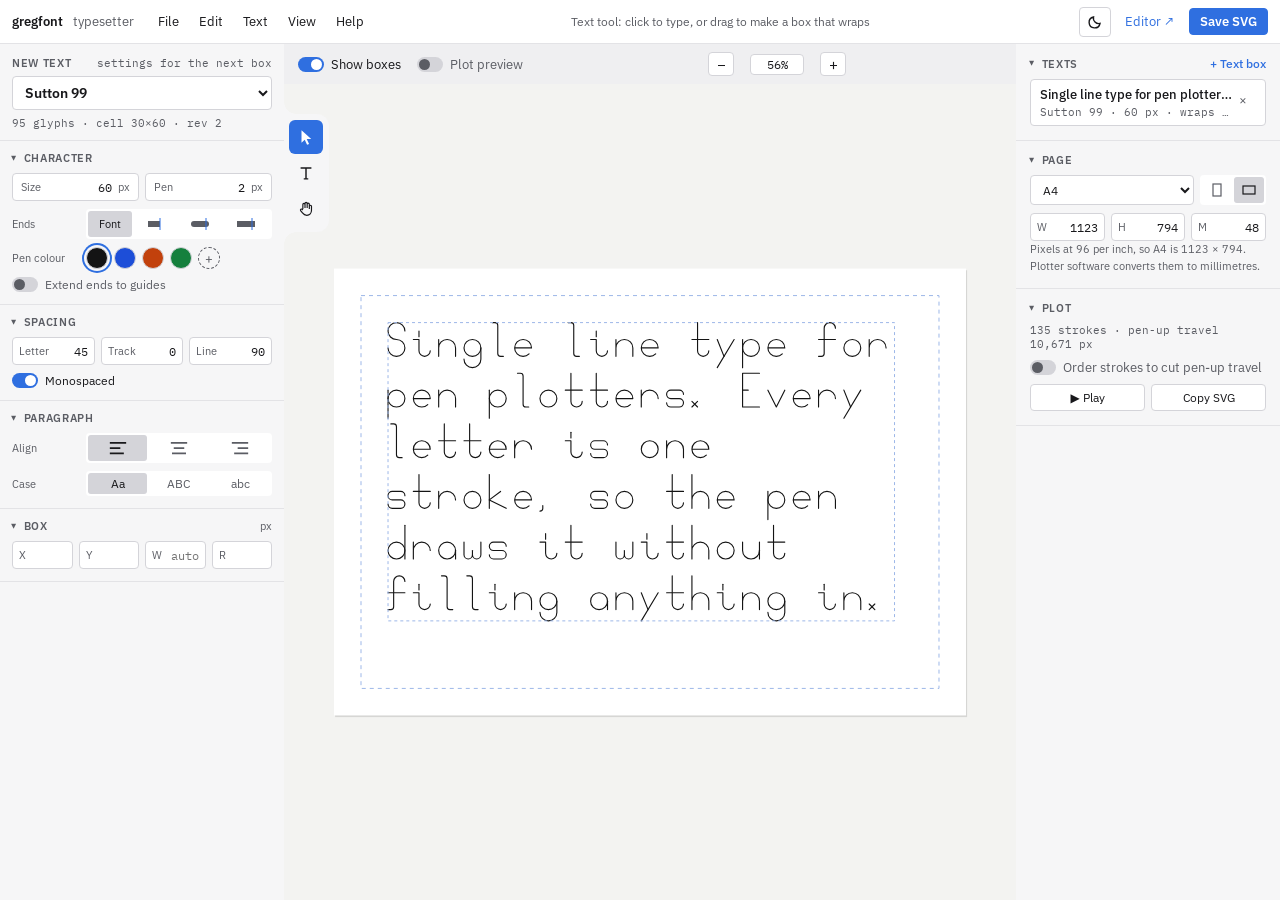
<file: public/index.html>
<!DOCTYPE html>
<html lang="en" data-theme="dark">
	<head>
		<meta charset="utf-8">
		<meta name="viewport" content="width=device-width, initial-scale=1">
		<title>gregfont typesetter</title>
		<meta name="description" content="Set text in single-line (stroke) fonts and save it as SVG for pen plotters, laser and CNC engraving.">
		<link rel="canonical" href="https://www.gregschomburg.com/gregfont/">
		<!-- js/ui.js sets this to the top bar colour of the current theme -->
		<meta name="theme-color" content="#1d1e22">
		<meta property="og:type" content="website">
		<meta property="og:site_name" content="gregfont">
		<meta property="og:title" content="gregfont typesetter">
		<meta property="og:description" content="Set text in single-line (stroke) fonts and save it as SVG for pen plotters, laser and CNC engraving.">
		<meta property="og:url" content="https://www.gregschomburg.com/gregfont/">
		<meta property="og:image" content="https://www.gregschomburg.com/gregfont/preview.png">
		<meta property="og:image:width" content="1200">
		<meta property="og:image:height" content="630">
		<meta name="twitter:card" content="summary_large_image">
		<meta name="twitter:title" content="gregfont typesetter">
		<meta name="twitter:description" content="Set text in single-line (stroke) fonts and save it as SVG for pen plotters, laser and CNC engraving.">
		<meta name="twitter:image" content="https://www.gregschomburg.com/gregfont/preview.png">
		<link rel="manifest" href="manifest.webmanifest">
		<link rel="icon" href="icon.svg" type="image/svg+xml">
		<link rel="icon" href="icon-192.png" type="image/png" sizes="192x192">
		<link rel="apple-touch-icon" href="icon-180.png">
		<link rel="preconnect" href="https://fonts.googleapis.com">
		<link href="https://fonts.googleapis.com/css2?family=IBM+Plex+Sans:wght@400;500;600&family=IBM+Plex+Mono:wght@400;500&display=swap" rel="stylesheet">
		<link rel="stylesheet" type="text/css" href="style/base.css?v=2.19.4">
		<link rel="stylesheet" type="text/css" href="style/typesetter.css?v=2.19.4">
		<script>
			// apply the saved theme, or the system's, before the page paints.
			// Same key and fallback as setTheme in js/ui.js (old keys from before 2.15.0 too).
			(function () {
				var t;
				try { t = localStorage.getItem('gregfont.theme') || localStorage.getItem('gregfont-theme') || localStorage.getItem('gregfont-editor-theme'); } catch (e) { /* private mode */ }
				if (t !== 'light' && t !== 'dark') t = window.matchMedia && matchMedia('(prefers-color-scheme: light)').matches ? 'light' : 'dark';
				document.documentElement.dataset.theme = t;
			})();
		</script>
	</head>
	<body>
		<header id="topbar">
			<span class="brand">gregfont</span>
			<span class="product">typesetter</span>
			<nav id="menubar"></nav>
			<button type="button" id="tip" title="Tip: click for the next one"></button>
			<span id="status"></span>
			<button type="button" id="theme-toggle" class="icon-button" title="Switch light / dark" aria-label="Switch light / dark">
				<svg class="icon-sun" viewBox="0 0 16 16" fill="none" stroke="currentColor" stroke-width="1.4" aria-hidden="true"><circle cx="8" cy="8" r="3"/><path d="M8 1v2M8 13v2M1 8h2M13 8h2M3 3l1.4 1.4M11.6 11.6L13 13M3 13l1.4-1.4M11.6 4.4L13 3"/></svg>
				<svg class="icon-moon" viewBox="0 0 16 16" fill="none" stroke="currentColor" stroke-width="1.4" aria-hidden="true"><path d="M13 9.5A5.5 5.5 0 0 1 6.5 3a5.5 5.5 0 1 0 6.5 6.5z"/></svg>
			</button>
			<a href="editor.html" target="_blank" class="link">Editor ↗</a>
			<button type="button" id="save" class="primary" title="Save as SVG, with the layout inside so it can be opened again (Ctrl+S)">Save SVG</button>
			<input type="file" id="open-file" accept=".svg,image/svg+xml" hidden>
		</header>

		<!-- left: the selected text's type settings -->
		<aside id="type-panel" aria-label="Type">
			<div class="type-head">
				<div class="type-title"><span class="panel-heading" id="type-title">New text</span><span class="meta" id="type-sub"></span></div>
				<label for="font-select" class="visually-hidden">Font</label>
				<select id="font-select"></select>
				<span id="font-meta" class="meta"></span>
			</div>

			<details class="fold" data-remember="character" open>
				<summary>Character</summary>
				<div class="field-pair">
					<label class="field" data-scrub="x" title="Size: the font's cell height in pixels"><span class="field-label">Size</span><input type="number" id="t-size" min="2" step="1"><span class="field-unit">px</span></label>
					<label class="field" data-scrub="x" title="Pen width in pixels"><span class="field-label">Pen</span><input type="number" id="t-pen" min="0.1" step="0.1"><span class="field-unit">px</span></label>
				</div>
				<div class="style-grid">
					<span class="field-label">Ends</span>
					<div class="segmented icons" id="t-cap" role="group" aria-label="Stroke ends">
						<button type="button" data-value="font" title="As the font draws them">Font</button>
						<button type="button" data-value="butt" title="Butt" aria-label="Butt ends"><svg viewBox="0 0 22 12"><line x1="3" y1="6" x2="15" y2="6" stroke="currentColor" stroke-width="6" stroke-linecap="butt"/><line class="mark" x1="15" y1="0" x2="15" y2="12"/></svg></button>
						<button type="button" data-value="round" title="Round" aria-label="Round ends"><svg viewBox="0 0 22 12"><line x1="3" y1="6" x2="15" y2="6" stroke="currentColor" stroke-width="6" stroke-linecap="round"/><line class="mark" x1="15" y1="0" x2="15" y2="12"/></svg></button>
						<button type="button" data-value="square" title="Square" aria-label="Square ends"><svg viewBox="0 0 22 12"><line x1="3" y1="6" x2="15" y2="6" stroke="currentColor" stroke-width="6" stroke-linecap="square"/><line class="mark" x1="15" y1="0" x2="15" y2="12"/></svg></button>
					</div>
					<span class="field-label">Pen colour</span>
					<div class="colour-row" id="t-colours">
						<label class="colour-pick" title="Any colour"><input type="color" id="t-colour" aria-label="Pen colour"></label>
					</div>
				</div>
				<label class="switch-label" title="For heavy strokes: stems that end on the baseline, x-height, cap height or descender reach as far past the line as round letters do. Only changes how this text is drawn and saved, not the font."><input type="checkbox" class="switch" id="t-extend"> Extend ends to guides</label>
			</details>

			<details class="fold" data-remember="spacing" open>
				<summary>Spacing</summary>
				<div class="field-triple">
					<label class="field" data-scrub="x" title="Letter spacing: a space's width, and the advance when monospaced"><span class="field-label">Letter</span><input type="number" id="t-letter" step="0.5"></label>
					<label class="field" data-scrub="x" title="Tracking: extra space after every letter (not monospaced)"><span class="field-label">Track</span><input type="number" id="t-track" step="0.5"></label>
					<label class="field" data-scrub="x" title="Line height"><span class="field-label">Line</span><input type="number" id="t-line" step="0.5" min="0"></label>
				</div>
				<label class="switch-label" title="Every character takes the same space"><input type="checkbox" class="switch" id="t-mono"> Monospaced</label>
			</details>

			<details class="fold" data-remember="paragraph" open>
				<summary>Paragraph</summary>
				<div class="style-grid">
					<span class="field-label">Align</span>
					<div class="segmented icons" id="t-align" role="group" aria-label="Alignment">
						<button type="button" data-value="left" title="Left" aria-label="Align left"><svg viewBox="0 0 16 12"><path d="M1 1.5h14M1 6h9M1 10.5h12" stroke="currentColor" stroke-width="1.5"/></svg></button>
						<button type="button" data-value="center" title="Centre" aria-label="Align centre"><svg viewBox="0 0 16 12"><path d="M1 1.5h14M3.5 6h9M2 10.5h12" stroke="currentColor" stroke-width="1.5"/></svg></button>
						<button type="button" data-value="right" title="Right" aria-label="Align right"><svg viewBox="0 0 16 12"><path d="M1 1.5h14M6 6h9M3 10.5h12" stroke="currentColor" stroke-width="1.5"/></svg></button>
					</div>
					<span class="field-label">Case</span>
					<div class="segmented" id="t-case" role="group" aria-label="Case">
						<button type="button" data-value="none" title="As typed">Aa</button>
						<button type="button" data-value="upper" title="All capitals">ABC</button>
						<button type="button" data-value="lower" title="All lower case">abc</button>
					</div>
				</div>
			</details>

			<details class="fold" data-remember="box" open>
				<summary>Box <span class="hint">px</span></summary>
				<div class="field-quad">
					<label class="field" data-scrub="x" title="Left edge"><span class="field-label">X</span><input type="number" id="t-x" step="1"></label>
					<label class="field" data-scrub="x" title="Top edge"><span class="field-label">Y</span><input type="number" id="t-y" step="1"></label>
					<label class="field" data-scrub="x" title="Width: the text wraps to it. Empty means no wrapping."><span class="field-label">W</span><input type="number" id="t-w" step="1" min="10" placeholder="auto"></label>
					<label class="field" data-scrub="x" title="Rotation in degrees"><span class="field-label">R</span><input type="number" id="t-rot" step="1"></label>
				</div>
			</details>
		</aside>

		<div id="optionsbar">
			<label class="switch-label" title="Show the text boxes and page margin"><input type="checkbox" class="switch" id="show-boxes" checked> Show boxes</label>
			<label class="switch-label" title="Show the pen-up moves a plotter will make"><input type="checkbox" class="switch" id="plot-preview"> Plot preview</label>
			<span class="spacer"></span>
			<button type="button" class="icon-button" id="zoom-out" title="Zoom out (Ctrl+-)" aria-label="Zoom out">&minus;</button>
			<button type="button" id="zoom-fit" class="zoom-label" title="Fit the page (Ctrl+0)">100%</button>
			<button type="button" class="icon-button" id="zoom-in" title="Zoom in (Ctrl+=)" aria-label="Zoom in">+</button>
			<span id="cursor-pos"></span>
		</div>

		<div id="canvas-wrap" tabindex="-1">
			<svg id="stage" aria-label="Page"></svg>
			<nav id="toolbox" aria-label="Tools">
				<button type="button" class="tool" data-tool="select" title="Select (V): click a text to select it, drag to move, drag the side handles to set where it wraps, double-click to edit" aria-label="Select (V)">
					<svg viewBox="0 0 20 20"><path d="M5 2.5v14l3.6-3.4 2.6 5.6 2.2-1-2.6-5.5h5z" fill="currentColor"/></svg>
				</button>
				<button type="button" class="tool" data-tool="text" title="Text (T): click to type, or drag to make a box that wraps" aria-label="Text (T)">
					<svg viewBox="0 0 20 20" fill="none" stroke="currentColor" stroke-width="1.6"><path d="M4 4.5h12M10 4.5v12M7.5 16.5h5"/></svg>
				</button>
				<button type="button" class="tool" data-tool="hand" title="Hand (H): drag to move around the page (or hold Space)" aria-label="Hand (H)">
					<svg viewBox="0 0 20 20" fill="none" stroke="currentColor" stroke-width="1.3" stroke-linejoin="round"><path d="M6.5 10V5a1.2 1.2 0 0 1 2.4 0v4M8.9 9V3.8a1.2 1.2 0 0 1 2.4 0V9M11.3 9V4.6a1.2 1.2 0 0 1 2.4 0V10M13.7 10V7a1.2 1.2 0 0 1 2.4 0v4.5c0 3-2 5.5-5.2 5.5-2.4 0-3.6-1-4.8-2.6L4 11.8a1.2 1.2 0 0 1 1.8-1.5l.7.8"/></svg>
				</button>
			</nav>
			<textarea id="text-input" aria-label="Text being edited" autocomplete="off" spellcheck="false"></textarea>
		</div>

		<!-- right: the document -->
		<aside id="doc-panel" aria-label="Document">
			<details class="fold" data-remember="texts" open>
				<summary>Texts <button type="button" id="add-text" class="text-button" title="New text box (T, then click the page)">+ Text box</button></summary>
				<div id="text-list"></div>
			</details>

			<details class="fold" data-remember="page" open>
				<summary>Page</summary>
				<div class="page-row">
					<label for="page-preset" class="visually-hidden">Page size</label>
					<select id="page-preset"></select>
					<div class="segmented icons" id="page-orient" role="group" aria-label="Orientation">
						<button type="button" data-value="portrait" title="Portrait" aria-label="Portrait"><svg viewBox="0 0 14 14"><rect x="3" y="1" width="8" height="12" fill="none" stroke="currentColor" stroke-width="1.2"/></svg></button>
						<button type="button" data-value="landscape" title="Landscape" aria-label="Landscape"><svg viewBox="0 0 14 14"><rect x="1" y="3" width="12" height="8" fill="none" stroke="currentColor" stroke-width="1.2"/></svg></button>
					</div>
				</div>
				<div class="field-triple">
					<label class="field" data-scrub="x" title="Page width"><span class="field-label">W</span><input type="number" id="page-w" min="10" step="1"></label>
					<label class="field" data-scrub="x" title="Page height"><span class="field-label">H</span><input type="number" id="page-h" min="10" step="1"></label>
					<label class="field" data-scrub="x" title="Margin guide"><span class="field-label">M</span><input type="number" id="page-m" min="0" step="1"></label>
				</div>
				<p class="hint">Pixels at 96 per inch, so A4 is 1123 × 794. Plotter software converts them to millimetres.</p>
			</details>

			<details class="fold" data-remember="plot" open>
				<summary>Plot</summary>
				<span id="plot-info" class="meta"></span>
				<label class="switch-label" title="When saving and plotting, reorder and flip strokes across the page so the pen travels less with the pen up"><input type="checkbox" class="switch" id="plot-optimize"> Order strokes to cut pen-up travel</label>
				<div class="button-row two">
					<button type="button" id="play" title="Draw the page stroke by stroke, the way a plotter would">&#9654; Play</button>
					<button type="button" id="copy-svg" title="Copy the page as SVG">Copy SVG</button>
				</div>
			</details>
		</aside>

		<script src="libs/paper-core-0.12.18.min.js?v=2.19.4"></script>
		<script src="fonts/fonts.js?v=2.19.4"></script>
		<script src="js/gregfont.js?v=2.19.4"></script>
		<script src="js/version.js?v=2.19.4"></script>
		<script src="js/ui.js?v=2.19.4"></script>
		<script src="js/typesetter.js?v=2.19.4"></script>
	</body>
</html>
</file>
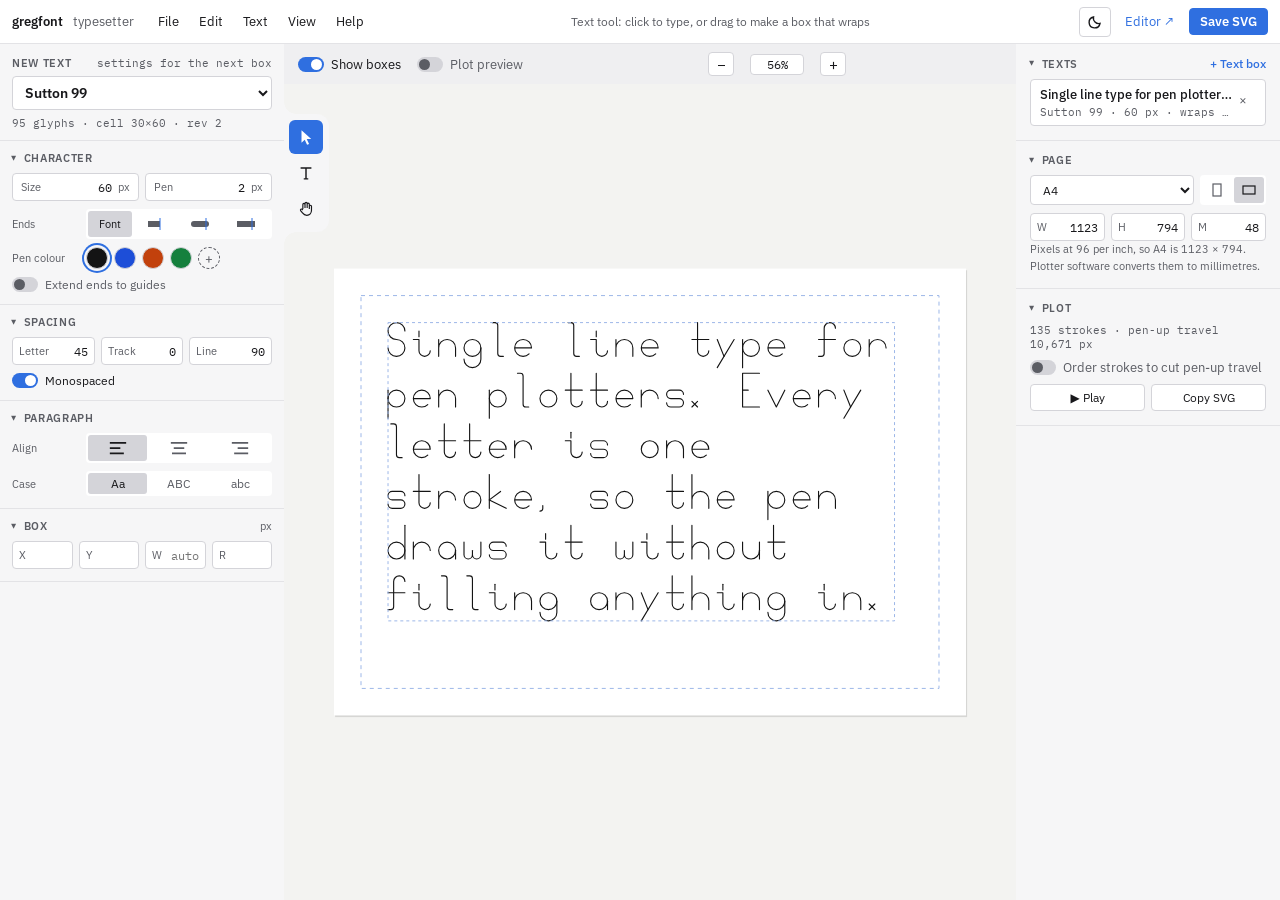
<file: src/index.html>
<!DOCTYPE html>
<html lang="en" data-theme="dark">
	<head>
		<meta charset="utf-8">
		<meta name="viewport" content="width=device-width, initial-scale=1">
		<title>gregfont typesetter</title>
		<meta name="description" content="Set text in single-line (stroke) fonts and save it as SVG for pen plotters, laser and CNC engraving.">
		<link rel="canonical" href="https://www.gregschomburg.com/gregfont/">
		<!-- js/ui.js sets this to the top bar colour of the current theme -->
		<meta name="theme-color" content="#1d1e22">
		<meta property="og:type" content="website">
		<meta property="og:site_name" content="gregfont">
		<meta property="og:title" content="gregfont typesetter">
		<meta property="og:description" content="Set text in single-line (stroke) fonts and save it as SVG for pen plotters, laser and CNC engraving.">
		<meta property="og:url" content="https://www.gregschomburg.com/gregfont/">
		<meta property="og:image" content="https://www.gregschomburg.com/gregfont/preview.png">
		<meta property="og:image:width" content="1200">
		<meta property="og:image:height" content="630">
		<meta name="twitter:card" content="summary_large_image">
		<meta name="twitter:title" content="gregfont typesetter">
		<meta name="twitter:description" content="Set text in single-line (stroke) fonts and save it as SVG for pen plotters, laser and CNC engraving.">
		<meta name="twitter:image" content="https://www.gregschomburg.com/gregfont/preview.png">
		<link rel="manifest" href="manifest.webmanifest">
		<link rel="icon" href="icon.svg" type="image/svg+xml">
		<link rel="icon" href="icon-192.png" type="image/png" sizes="192x192">
		<link rel="apple-touch-icon" href="icon-180.png">
		<link rel="preconnect" href="https://fonts.googleapis.com">
		<link href="https://fonts.googleapis.com/css2?family=IBM+Plex+Sans:wght@400;500;600&family=IBM+Plex+Mono:wght@400;500&display=swap" rel="stylesheet">
		<link rel="stylesheet" type="text/css" href="style/base.css?v=2.15.0">
		<link rel="stylesheet" type="text/css" href="style/typesetter.css?v=2.15.0">
		<script>
			// apply the saved theme, or the system's, before the page paints.
			// Same key and fallback as setTheme in js/ui.js (old keys from before 2.15.0 too).
			(function () {
				var t;
				try { t = localStorage.getItem('gregfont.theme') || localStorage.getItem('gregfont-theme') || localStorage.getItem('gregfont-editor-theme'); } catch (e) { /* private mode */ }
				if (t !== 'light' && t !== 'dark') t = window.matchMedia && matchMedia('(prefers-color-scheme: light)').matches ? 'light' : 'dark';
				document.documentElement.dataset.theme = t;
			})();
		</script>
	</head>
	<body>
		<header id="topbar">
			<span class="brand">gregfont</span>
			<span class="product">typesetter</span>
			<nav id="menubar"></nav>
			<button type="button" id="tip" title="Tip: click for the next one"></button>
			<span id="status"></span>
			<button type="button" id="theme-toggle" class="icon-button" title="Switch light / dark" aria-label="Switch light / dark">
				<svg class="icon-sun" viewBox="0 0 16 16" fill="none" stroke="currentColor" stroke-width="1.4" aria-hidden="true"><circle cx="8" cy="8" r="3"/><path d="M8 1v2M8 13v2M1 8h2M13 8h2M3 3l1.4 1.4M11.6 11.6L13 13M3 13l1.4-1.4M11.6 4.4L13 3"/></svg>
				<svg class="icon-moon" viewBox="0 0 16 16" fill="none" stroke="currentColor" stroke-width="1.4" aria-hidden="true"><path d="M13 9.5A5.5 5.5 0 0 1 6.5 3a5.5 5.5 0 1 0 6.5 6.5z"/></svg>
			</button>
			<a href="editor.html" target="_blank" class="link">Editor ↗</a>
			<button type="button" id="save" class="primary" title="Save as SVG, with the layout inside so it can be opened again (Ctrl+S)">Save SVG</button>
			<input type="file" id="open-file" accept=".svg,image/svg+xml" hidden>
		</header>

		<!-- left: the selected text's type settings -->
		<aside id="type-panel" aria-label="Type">
			<div class="type-head">
				<div class="type-title"><span class="panel-heading" id="type-title">New text</span><span class="meta" id="type-sub"></span></div>
				<label for="font-select" class="visually-hidden">Font</label>
				<select id="font-select"></select>
				<span id="font-meta" class="meta"></span>
			</div>

			<details class="fold" data-remember="character" open>
				<summary>Character</summary>
				<div class="field-pair">
					<label class="field" data-scrub="x" title="Size: the font's cell height in pixels"><span class="field-label">Size</span><input type="number" id="t-size" min="2" step="1"><span class="field-unit">px</span></label>
					<label class="field" data-scrub="x" title="Pen width in pixels"><span class="field-label">Pen</span><input type="number" id="t-pen" min="0.1" step="0.1"><span class="field-unit">px</span></label>
				</div>
				<div class="style-grid">
					<span class="field-label">Ends</span>
					<div class="segmented icons" id="t-cap" role="group" aria-label="Stroke ends">
						<button type="button" data-value="font" title="As the font draws them">Font</button>
						<button type="button" data-value="butt" title="Butt" aria-label="Butt ends"><svg viewBox="0 0 22 12"><line x1="3" y1="6" x2="15" y2="6" stroke="currentColor" stroke-width="6" stroke-linecap="butt"/><line class="mark" x1="15" y1="0" x2="15" y2="12"/></svg></button>
						<button type="button" data-value="round" title="Round" aria-label="Round ends"><svg viewBox="0 0 22 12"><line x1="3" y1="6" x2="15" y2="6" stroke="currentColor" stroke-width="6" stroke-linecap="round"/><line class="mark" x1="15" y1="0" x2="15" y2="12"/></svg></button>
						<button type="button" data-value="square" title="Square" aria-label="Square ends"><svg viewBox="0 0 22 12"><line x1="3" y1="6" x2="15" y2="6" stroke="currentColor" stroke-width="6" stroke-linecap="square"/><line class="mark" x1="15" y1="0" x2="15" y2="12"/></svg></button>
					</div>
					<span class="field-label">Pen colour</span>
					<div class="colour-row" id="t-colours">
						<label class="colour-pick" title="Any colour"><input type="color" id="t-colour" aria-label="Pen colour"></label>
					</div>
				</div>
				<label class="switch-label" title="For heavy strokes: stems that end on the baseline, x-height, cap height or descender reach as far past the line as round letters do. Only changes how this text is drawn and saved, not the font."><input type="checkbox" class="switch" id="t-extend"> Extend ends to guides</label>
			</details>

			<details class="fold" data-remember="spacing" open>
				<summary>Spacing</summary>
				<div class="field-triple">
					<label class="field" data-scrub="x" title="Letter spacing: a space's width, and the advance when monospaced"><span class="field-label">Letter</span><input type="number" id="t-letter" step="0.5"></label>
					<label class="field" data-scrub="x" title="Tracking: extra space after every letter (not monospaced)"><span class="field-label">Track</span><input type="number" id="t-track" step="0.5"></label>
					<label class="field" data-scrub="x" title="Line height"><span class="field-label">Line</span><input type="number" id="t-line" step="0.5" min="0"></label>
				</div>
				<label class="switch-label" title="Every character takes the same space"><input type="checkbox" class="switch" id="t-mono"> Monospaced</label>
			</details>

			<details class="fold" data-remember="paragraph" open>
				<summary>Paragraph</summary>
				<div class="style-grid">
					<span class="field-label">Align</span>
					<div class="segmented icons" id="t-align" role="group" aria-label="Alignment">
						<button type="button" data-value="left" title="Left" aria-label="Align left"><svg viewBox="0 0 16 12"><path d="M1 1.5h14M1 6h9M1 10.5h12" stroke="currentColor" stroke-width="1.5"/></svg></button>
						<button type="button" data-value="center" title="Centre" aria-label="Align centre"><svg viewBox="0 0 16 12"><path d="M1 1.5h14M3.5 6h9M2 10.5h12" stroke="currentColor" stroke-width="1.5"/></svg></button>
						<button type="button" data-value="right" title="Right" aria-label="Align right"><svg viewBox="0 0 16 12"><path d="M1 1.5h14M6 6h9M3 10.5h12" stroke="currentColor" stroke-width="1.5"/></svg></button>
					</div>
					<span class="field-label">Case</span>
					<div class="segmented" id="t-case" role="group" aria-label="Case">
						<button type="button" data-value="none" title="As typed">Aa</button>
						<button type="button" data-value="upper" title="All capitals">ABC</button>
						<button type="button" data-value="lower" title="All lower case">abc</button>
					</div>
				</div>
			</details>

			<details class="fold" data-remember="box" open>
				<summary>Box <span class="hint">px</span></summary>
				<div class="field-quad">
					<label class="field" data-scrub="x" title="Left edge"><span class="field-label">X</span><input type="number" id="t-x" step="1"></label>
					<label class="field" data-scrub="x" title="Top edge"><span class="field-label">Y</span><input type="number" id="t-y" step="1"></label>
					<label class="field" data-scrub="x" title="Width: the text wraps to it. Empty means no wrapping."><span class="field-label">W</span><input type="number" id="t-w" step="1" min="10" placeholder="auto"></label>
					<label class="field" data-scrub="x" title="Rotation in degrees"><span class="field-label">R</span><input type="number" id="t-rot" step="1"></label>
				</div>
			</details>
		</aside>

		<div id="optionsbar">
			<label class="switch-label" title="Show the text boxes and page margin"><input type="checkbox" class="switch" id="show-boxes" checked> Show boxes</label>
			<label class="switch-label" title="Show the pen-up moves a plotter will make"><input type="checkbox" class="switch" id="plot-preview"> Plot preview</label>
			<span class="spacer"></span>
			<button type="button" class="icon-button" id="zoom-out" title="Zoom out (Ctrl+-)" aria-label="Zoom out">&minus;</button>
			<button type="button" id="zoom-fit" class="zoom-label" title="Fit the page (Ctrl+0)">100%</button>
			<button type="button" class="icon-button" id="zoom-in" title="Zoom in (Ctrl+=)" aria-label="Zoom in">+</button>
			<span id="cursor-pos"></span>
		</div>

		<div id="canvas-wrap" tabindex="-1">
			<svg id="stage" aria-label="Page"></svg>
			<nav id="toolbox" aria-label="Tools">
				<button type="button" class="tool" data-tool="select" title="Select (V): click a text to select it, drag to move, drag the side handles to set where it wraps, double-click to edit" aria-label="Select (V)">
					<svg viewBox="0 0 20 20"><path d="M5 2.5v14l3.6-3.4 2.6 5.6 2.2-1-2.6-5.5h5z" fill="currentColor"/></svg>
				</button>
				<button type="button" class="tool" data-tool="text" title="Text (T): click to type, or drag to make a box that wraps" aria-label="Text (T)">
					<svg viewBox="0 0 20 20" fill="none" stroke="currentColor" stroke-width="1.6"><path d="M4 4.5h12M10 4.5v12M7.5 16.5h5"/></svg>
				</button>
				<button type="button" class="tool" data-tool="hand" title="Hand (H): drag to move around the page (or hold Space)" aria-label="Hand (H)">
					<svg viewBox="0 0 20 20" fill="none" stroke="currentColor" stroke-width="1.3" stroke-linejoin="round"><path d="M6.5 10V5a1.2 1.2 0 0 1 2.4 0v4M8.9 9V3.8a1.2 1.2 0 0 1 2.4 0V9M11.3 9V4.6a1.2 1.2 0 0 1 2.4 0V10M13.7 10V7a1.2 1.2 0 0 1 2.4 0v4.5c0 3-2 5.5-5.2 5.5-2.4 0-3.6-1-4.8-2.6L4 11.8a1.2 1.2 0 0 1 1.8-1.5l.7.8"/></svg>
				</button>
			</nav>
			<textarea id="text-input" aria-label="Text being edited" autocomplete="off" spellcheck="false"></textarea>
		</div>

		<!-- right: the document -->
		<aside id="doc-panel" aria-label="Document">
			<details class="fold" data-remember="texts" open>
				<summary>Texts <button type="button" id="add-text" class="text-button" title="New text box (T, then click the page)">+ Text box</button></summary>
				<div id="text-list"></div>
			</details>

			<details class="fold" data-remember="page" open>
				<summary>Page</summary>
				<div class="page-row">
					<label for="page-preset" class="visually-hidden">Page size</label>
					<select id="page-preset"></select>
					<div class="segmented icons" id="page-orient" role="group" aria-label="Orientation">
						<button type="button" data-value="portrait" title="Portrait" aria-label="Portrait"><svg viewBox="0 0 14 14"><rect x="3" y="1" width="8" height="12" fill="none" stroke="currentColor" stroke-width="1.2"/></svg></button>
						<button type="button" data-value="landscape" title="Landscape" aria-label="Landscape"><svg viewBox="0 0 14 14"><rect x="1" y="3" width="12" height="8" fill="none" stroke="currentColor" stroke-width="1.2"/></svg></button>
					</div>
				</div>
				<div class="field-triple">
					<label class="field" data-scrub="x" title="Page width"><span class="field-label">W</span><input type="number" id="page-w" min="10" step="1"></label>
					<label class="field" data-scrub="x" title="Page height"><span class="field-label">H</span><input type="number" id="page-h" min="10" step="1"></label>
					<label class="field" data-scrub="x" title="Margin guide"><span class="field-label">M</span><input type="number" id="page-m" min="0" step="1"></label>
				</div>
				<p class="hint">Pixels at 96 per inch, so A4 is 1123 × 794. Plotter software converts them to millimetres.</p>
			</details>

			<details class="fold" data-remember="plot" open>
				<summary>Plot</summary>
				<span id="plot-info" class="meta"></span>
				<label class="switch-label" title="When saving and plotting, reorder and flip strokes across the page so the pen travels less with the pen up"><input type="checkbox" class="switch" id="plot-optimize"> Order strokes to cut pen-up travel</label>
				<div class="button-row two">
					<button type="button" id="play" title="Draw the page stroke by stroke, the way a plotter would">&#9654; Play</button>
					<button type="button" id="copy-svg" title="Copy the page as SVG">Copy SVG</button>
				</div>
			</details>
		</aside>

		<script src="libs/paper-core-0.12.18.min.js?v=2.15.0"></script>
		<script src="fonts/fonts.js?v=2.15.0"></script>
		<script src="js/gregfont.js?v=2.15.0"></script>
		<script src="js/version.js?v=2.15.0"></script>
		<script src="js/ui.js?v=2.15.0"></script>
		<script src="js/typesetter.js?v=2.15.0"></script>
	</body>
</html>
</file>
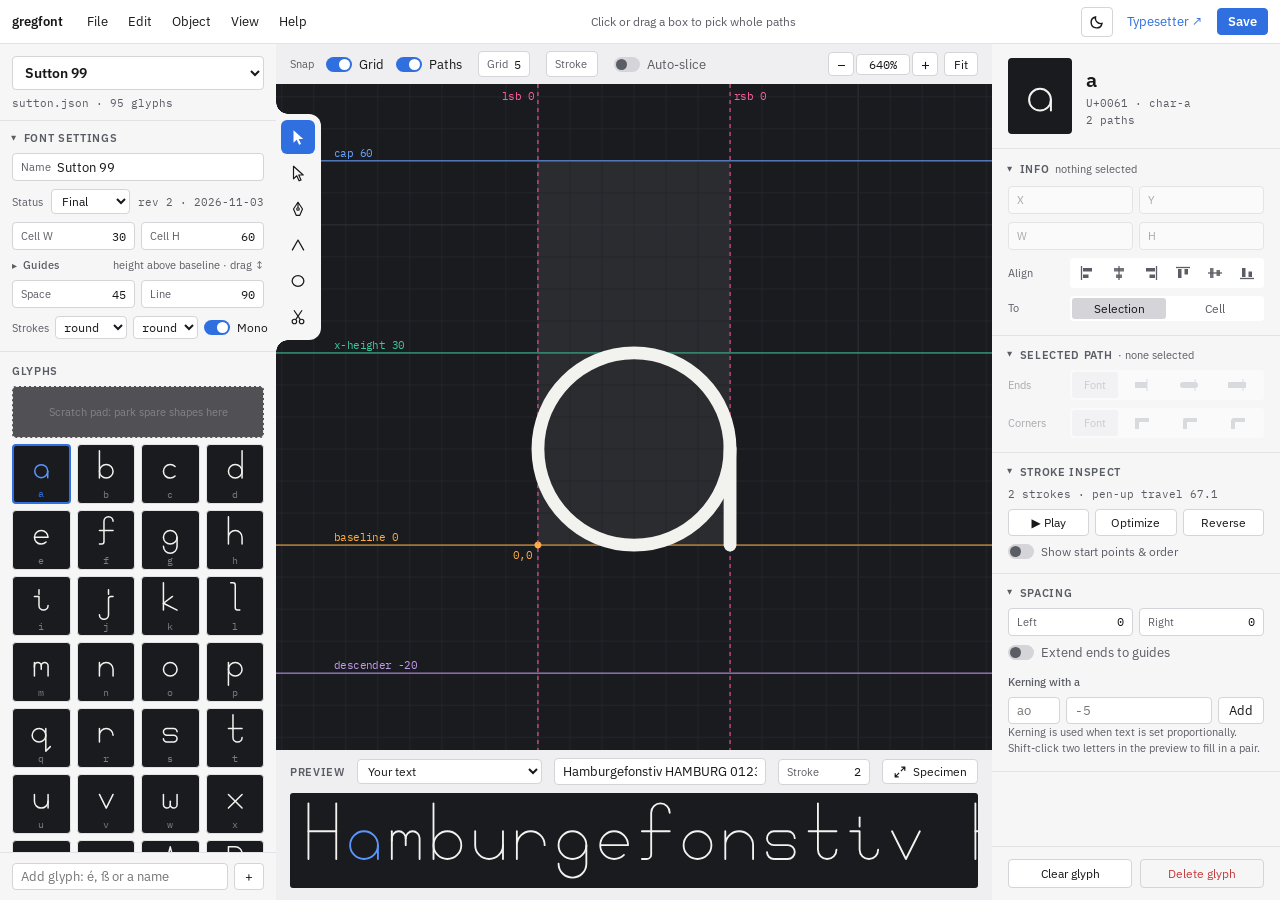
<file: public/editor.html>
<!DOCTYPE html>
<html lang="en" data-theme="dark">
	<head>
		<meta charset="utf-8">
		<meta name="viewport" content="width=device-width, initial-scale=1">
		<title>gregfont editor</title>
		<meta name="description" content="Draw single-line (stroke) fonts with a bezier pen, set spacing and kerning, and use them in the gregfont typesetter.">
		<link rel="canonical" href="https://www.gregschomburg.com/gregfont/editor.html">
		<!-- js/ui.js sets this to the top bar colour of the current theme -->
		<meta name="theme-color" content="#1d1e22">
		<meta property="og:type" content="website">
		<meta property="og:site_name" content="gregfont">
		<meta property="og:title" content="gregfont editor">
		<meta property="og:description" content="Draw single-line (stroke) fonts with a bezier pen, set spacing and kerning, and use them in the gregfont typesetter.">
		<meta property="og:url" content="https://www.gregschomburg.com/gregfont/editor.html">
		<meta property="og:image" content="https://www.gregschomburg.com/gregfont/preview.png">
		<meta property="og:image:width" content="1200">
		<meta property="og:image:height" content="630">
		<meta name="twitter:card" content="summary_large_image">
		<meta name="twitter:title" content="gregfont editor">
		<meta name="twitter:description" content="Draw single-line (stroke) fonts with a bezier pen, set spacing and kerning, and use them in the gregfont typesetter.">
		<meta name="twitter:image" content="https://www.gregschomburg.com/gregfont/preview.png">
		<link rel="manifest" href="manifest.webmanifest">
		<link rel="icon" href="icon.svg" type="image/svg+xml">
		<link rel="icon" href="icon-192.png" type="image/png" sizes="192x192">
		<link rel="apple-touch-icon" href="icon-180.png">
		<link rel="preconnect" href="https://fonts.googleapis.com">
		<link href="https://fonts.googleapis.com/css2?family=IBM+Plex+Sans:wght@400;500;600&family=IBM+Plex+Mono:wght@400;500&display=swap" rel="stylesheet">
		<link rel="stylesheet" type="text/css" href="style/base.css?v=2.19.4">
		<link rel="stylesheet" type="text/css" href="style/editor.css?v=2.19.4">
		<script>
			// apply the saved theme, or the system's, before the page paints.
			// Same key and fallback as setTheme in js/ui.js (old keys from before 2.15.0 too).
			(function () {
				var t;
				try { t = localStorage.getItem('gregfont.theme') || localStorage.getItem('gregfont-theme') || localStorage.getItem('gregfont-editor-theme'); } catch (e) { /* private mode */ }
				if (t !== 'light' && t !== 'dark') t = window.matchMedia && matchMedia('(prefers-color-scheme: light)').matches ? 'light' : 'dark';
				document.documentElement.dataset.theme = t;
			})();
		</script>
	</head>
	<body>
		<header id="topbar">
			<span class="brand">gregfont</span>
			<nav id="menubar"></nav>
			<button type="button" id="tip" title="Tip: click for the next one"></button>
			<span id="status"></span>
			<button type="button" id="theme-toggle" class="icon-button" title="Switch light / dark" aria-label="Switch light / dark">
				<svg class="icon-sun" viewBox="0 0 16 16" fill="none" stroke="currentColor" stroke-width="1.4" aria-hidden="true"><circle cx="8" cy="8" r="3"/><path d="M8 1v2M8 13v2M1 8h2M13 8h2M3 3l1.4 1.4M11.6 11.6L13 13M3 13l1.4-1.4M11.6 4.4L13 3"/></svg>
				<svg class="icon-moon" viewBox="0 0 16 16" fill="none" stroke="currentColor" stroke-width="1.4" aria-hidden="true"><path d="M13 9.5A5.5 5.5 0 0 1 6.5 3a5.5 5.5 0 1 0 6.5 6.5z"/></svg>
			</button>
			<a href="index.html" target="_blank" class="link">Typesetter ↗</a>
			<button type="button" id="save" class="primary" title="Save to the library (Ctrl+S)">Save</button>
			<input type="file" id="import-file" accept=".svg,image/svg+xml" hidden>
			<input type="file" id="open-file" accept=".json,application/json" hidden>
		</header>

		<!-- left: the font -->
		<aside id="font-panel" aria-label="Font">
			<div class="font-picker">
				<label for="font-select" class="visually-hidden">Font</label>
				<select id="font-select"></select>
				<span id="font-meta" class="meta"></span>
			</div>

			<details id="font-settings" class="fold" data-remember="font-settings" open>
				<summary>Font settings</summary>
				<label class="field"><span class="field-label">Name</span><input id="font-name"></label>
				<div class="status-row">
					<label for="font-status" class="field-label">Status</label>
					<select id="font-status" title="Where this font is at: Generated if a script made it and nobody has worked on it yet, Draft while you're drawing it, Proof when it's all there and you're trying it out, Final when it's finished. Draft and proof show next to its name in the font lists.">
						<option value="generated">Generated</option>
						<option value="draft">Draft</option>
						<option value="proof">Proof</option>
						<option value="final">Final</option>
					</select>
					<span id="font-revision" class="meta" title="Each save counts up the revision"></span>
				</div>
				<div class="field-pair">
					<label class="field" data-scrub="x" title="Cell width: drag sideways or type"><span class="field-label">Cell W</span><input type="number" id="cell-width" min="1"></label>
					<label class="field" data-scrub="x" title="Cell height: drag sideways or type"><span class="field-label">Cell H</span><input type="number" id="cell-height" min="1"></label>
				</div>
				<details id="guides-section" class="fold sub" data-remember="guides">
					<summary>Guides <span class="hint">height above baseline · drag ↕</span></summary>
					<div class="field-pair">
						<label class="field" data-scrub="y" title="Cap line: drag up or down, or type"><span class="swatch" style="background: var(--guide-cap)"></span><span class="field-label">Cap</span><input type="number" id="guide-cap" step="0.5"></label>
						<label class="field" data-scrub="y" title="x-height: drag up or down, or type"><span class="swatch" style="background: var(--guide-xh)"></span><span class="field-label">x-ht</span><input type="number" id="guide-xHeight" step="0.5"></label>
						<label class="field" data-scrub="y" title="Descender: drag up or down, or type"><span class="swatch" style="background: var(--guide-desc)"></span><span class="field-label">Desc</span><input type="number" id="guide-descender" step="0.5"></label>
					</div>
					<div id="custom-guides"></div>
					<button type="button" id="add-guide" title="Add a guide of your own. It's saved with the font, named A, B, C... in order.">+ Add guide</button>
				</details>
				<div class="field-pair">
					<label class="field" data-scrub="x" title="Default letter spacing for the typesetter"><span class="field-label">Space</span><input type="number" id="spacing-letterSpacing"></label>
					<label class="field" data-scrub="x" title="Default line height for the typesetter"><span class="field-label">Line</span><input type="number" id="spacing-lineHeight"></label>
				</div>
				<div class="inline-row">
					<span class="field-label">Strokes</span>
					<select id="style-strokeCap" title="Default end caps" aria-label="Default end caps"><option>butt</option><option>round</option><option>square</option></select>
					<select id="style-strokeJoin" title="Default corners" aria-label="Default corners"><option>miter</option><option>round</option><option>bevel</option></select>
					<label class="switch-label" title="Monospaced: the preview sets it this way, and the typesetter starts it this way"><input type="checkbox" class="switch" id="spacing-monospaced"> Mono</label>
				</div>
			</details>

			<div class="panel-heading">Glyphs</div>
			<div id="glyph-grid"></div>
			<form id="add-glyph">
				<label for="add-glyph-input" class="visually-hidden">Add glyph</label>
				<input id="add-glyph-input" placeholder="Add glyph: é, ß or a name" maxlength="32">
				<button type="submit" aria-label="Add glyph">+</button>
			</form>
		</aside>

		<div id="optionsbar">
			<span class="snap-group">
				<span class="field-label">Snap</span>
				<label class="switch-label" title="Snap to the grid (G). Hold Ctrl while dragging to skip snapping."><input type="checkbox" class="switch" id="snap" checked> Grid</label>
				<label class="switch-label" title="Snap onto other paths' points and lines (Shift+G)"><input type="checkbox" class="switch" id="snap-path" checked> Paths</label>
			</span>
			<label class="field compact" data-scrub="x"><span class="field-label">Grid</span><input type="number" id="grid-size" value="5" min="0.5" step="0.5"></label>
			<label class="field compact" data-scrub="x" title="Stroke width on the canvas and preview (doesn't change the font)"><span class="field-label">Stroke</span><input type="number" id="stroke-width" value="2" min="0.1" step="0.5"></label>
			<label class="switch-label" title="New strokes (pen and shapes) slice, and get sliced by, whatever they cross"><input type="checkbox" class="switch" id="auto-slice"> Auto-slice</label>
			<span id="shape-options" hidden>
				<span class="segmented" role="group" aria-label="Shape">
					<button type="button" data-shape="ellipse" title="Ellipse (E)">Ellipse</button>
					<button type="button" data-shape="rect" title="Rectangle (R)">Rectangle</button>
					<button type="button" data-shape="line" title="Line (L)">Line</button>
				</span>
			</span>
			<span id="cursor-pos"></span>
			<div class="zoom-group" role="group" aria-label="Canvas zoom">
					<button type="button" class="icon-button" id="canvas-zoom-out" title="Zoom out (Ctrl+-)" aria-label="Zoom out">&minus;</button>
					<button type="button" class="zoom-label" id="canvas-zoom-reset" title="Back to 100%: one font unit per pixel">100%</button>
					<button type="button" class="icon-button" id="canvas-zoom-in" title="Zoom in (Ctrl+=)" aria-label="Zoom in">+</button>
					<button type="button" class="fit-button" id="canvas-zoom-fit" title="Fit the glyph in view (F, Ctrl+0)">Fit</button>
				</div>
		</div>

		<div id="canvas-wrap" tabindex="-1">
			<canvas id="editor-canvas"></canvas>
			<nav id="toolbox" aria-label="Tools">
				<button type="button" class="tool" data-tool="select" title="Select (V): pick and transform whole paths" aria-label="Select (V)">
					<svg viewBox="0 0 20 20"><path d="M5 2.5v14l3.6-3.4 2.6 5.6 2.2-1-2.6-5.5h5z" fill="currentColor"/></svg>
				</button>
				<button type="button" class="tool" data-tool="direct" title="Direct select (A): pick points and single segments" aria-label="Direct select (A)">
					<svg viewBox="0 0 20 20"><path d="M5 2.5v14l3.6-3.4 2.6 5.6 2.2-1-2.6-5.5h5z" fill="none" stroke="currentColor" stroke-width="1.3" stroke-linejoin="round"/></svg>
				</button>
				<button type="button" class="tool" data-tool="pen" title="Pen (P): click for corners, drag for curves" aria-label="Pen (P)">
					<svg viewBox="0 0 20 20" fill="none" stroke="currentColor" stroke-width="1.3" stroke-linejoin="round"><path d="M10 2.5l5 7.5-3 7H8l-3-7z"/><path d="M10 2.5v6"/><circle cx="10" cy="10" r="1.4"/></svg>
				</button>
				<button type="button" class="tool" data-tool="anchor" title="Anchor point (Shift+C): drag from a point to pull out curve handles, click a point to make a corner" aria-label="Anchor point (Shift+C)">
					<svg viewBox="0 0 20 20" fill="none" stroke="currentColor" stroke-width="1.4" stroke-linejoin="round"><path d="M3.5 16 10 4.5 16.5 16"/></svg>
				</button>
				<button type="button" class="tool" data-tool="shape" id="shape-tool" title="Shapes: ellipse (E), rectangle (R) or line (L). Pick which in the bar above the canvas." aria-label="Shapes">
					<svg viewBox="0 0 20 20"><ellipse cx="10" cy="10" rx="6.5" ry="6" fill="none" stroke="currentColor" stroke-width="1.4"/></svg>
				</button>
				<button type="button" class="tool" data-tool="scissors" title="Scissors (C): click a path to slice it there, or drag a line across paths to slice everything it crosses" aria-label="Scissors (C)">
					<svg viewBox="0 0 20 20" fill="none" stroke="currentColor" stroke-width="1.3"><circle cx="6" cy="15" r="2.5"/><circle cx="14" cy="15" r="2.5"/><path d="M7.4 13 14.5 2.5M12.6 13 5.5 2.5"/></svg>
				</button>
			</nav>
		</div>

		<footer id="preview-bar">
			<div class="preview-controls">
				<label for="preview-sample" class="panel-heading inline">Preview</label>
				<select id="preview-sample" title="What to set: your own text, or a sample"><option value="">Your text</option></select>
				<label for="preview-text" class="visually-hidden">Preview text</label>
				<input id="preview-text" value="Hamburgefonstiv HAMBURG 0123">
				<label class="field compact" data-scrub="x" title="Stroke weight for the preview, in font units"><span class="field-label">Stroke</span><input type="number" id="preview-stroke" value="2" min="0.1" step="0.1"></label>
				<div class="zoom-group specimen-only" role="group" aria-label="Specimen zoom">
					<button type="button" class="icon-button" id="specimen-zoom-out" title="Zoom out (Ctrl+-)" aria-label="Zoom out">&minus;</button>
					<button type="button" class="zoom-label" id="specimen-zoom-reset" title="Back to 100%: one font unit per pixel">100%</button>
					<button type="button" class="icon-button" id="specimen-zoom-in" title="Zoom in (Ctrl+=)" aria-label="Zoom in">+</button>
					<button type="button" class="fit-button" id="specimen-zoom-fit" title="Fit the whole specimen in view (Ctrl+0)">Fit</button>
				</div>
				<button type="button" id="preview-expand" title="Expand into a specimen view (Esc closes it)" aria-label="Expand the preview into a specimen view">
					<svg class="icon-expand" viewBox="0 0 16 16" fill="none" stroke="currentColor" stroke-width="1.4" aria-hidden="true"><path d="M9.5 2.5h4v4M13.5 2.5 9 7M6.5 13.5h-4v-4M2.5 13.5 7 9"/></svg>
					<svg class="icon-collapse" viewBox="0 0 16 16" fill="none" stroke="currentColor" stroke-width="1.4" aria-hidden="true"><path d="M13.5 6.5h-4v-4M9.5 6.5 14 2M2.5 9.5h4v4M6.5 9.5 2 14"/></svg>
					<span class="label-expand">Specimen</span><span class="label-collapse">Close</span>
				</button>
			</div>
			<div id="preview"></div>
		</footer>

		<!-- right: the selected glyph -->
		<aside id="glyph-panel" aria-label="Glyph">
			<section class="glyph-head">
				<div id="glyph-big"></div>
				<div class="glyph-ident">
					<h2 id="glyph-title"></h2>
					<span id="glyph-layer-name" class="meta"></span>
					<span id="glyph-info" class="meta"></span>
				</div>
			</section>

			<details id="position-row" class="fold" data-remember="info" open>
				<summary>Info <span class="hint" id="position-kind"></span></summary>
				<div class="field-pair">
					<label class="field" data-scrub="x" title="Across, in font units: drag sideways or type"><span class="field-label">X</span><input type="number" id="pos-x" step="0.5"></label>
					<label class="field" data-scrub="y" title="Up from the baseline, in font units: drag up or down, or type"><span class="field-label">Y</span><input type="number" id="pos-y" step="0.5"></label>
				</div>
				<div class="field-pair" id="pos-size">
					<label class="field" data-scrub="x" title="Width: drag sideways or type (scales from the bottom-left corner)"><span class="field-label">W</span><input type="number" id="pos-w" step="0.5" min="0.5"></label>
					<label class="field" data-scrub="x" title="Height: drag sideways or type (scales from the bottom-left corner)"><span class="field-label">H</span><input type="number" id="pos-h" step="0.5" min="0.5"></label>
				</div>
				<div class="style-grid align-grid">
					<span class="field-label">Align</span>
					<div class="segmented icons" id="align-buttons" role="group" aria-label="Align">
						<button type="button" data-align="left" title="Align left edges" aria-label="Align left edges"><svg viewBox="0 0 16 16" aria-hidden="true"><path d="M2.5 1v14" stroke="currentColor" stroke-width="1.3"/><rect x="4" y="3" width="9" height="3.5" fill="currentColor"/><rect x="4" y="9.5" width="5.5" height="3.5" fill="currentColor"/></svg></button>
						<button type="button" data-align="center" title="Align centres across" aria-label="Align centres across"><svg viewBox="0 0 16 16" aria-hidden="true"><path d="M8 1v14" stroke="currentColor" stroke-width="1.3"/><rect x="3" y="3" width="10" height="3.5" fill="currentColor" opacity="0.85"/><rect x="5" y="9.5" width="6" height="3.5" fill="currentColor" opacity="0.85"/></svg></button>
						<button type="button" data-align="right" title="Align right edges" aria-label="Align right edges"><svg viewBox="0 0 16 16" aria-hidden="true"><path d="M13.5 1v14" stroke="currentColor" stroke-width="1.3"/><rect x="3" y="3" width="9" height="3.5" fill="currentColor"/><rect x="6.5" y="9.5" width="5.5" height="3.5" fill="currentColor"/></svg></button>
						<button type="button" data-align="top" title="Align tops" aria-label="Align tops"><svg viewBox="0 0 16 16" aria-hidden="true"><path d="M1 2.5h14" stroke="currentColor" stroke-width="1.3"/><rect x="3" y="4" width="3.5" height="9" fill="currentColor"/><rect x="9.5" y="4" width="3.5" height="5.5" fill="currentColor"/></svg></button>
						<button type="button" data-align="middle" title="Align middles up and down" aria-label="Align middles up and down"><svg viewBox="0 0 16 16" aria-hidden="true"><path d="M1 8h14" stroke="currentColor" stroke-width="1.3"/><rect x="3" y="3" width="3.5" height="10" fill="currentColor" opacity="0.85"/><rect x="9.5" y="5" width="3.5" height="6" fill="currentColor" opacity="0.85"/></svg></button>
						<button type="button" data-align="bottom" title="Align bottoms" aria-label="Align bottoms"><svg viewBox="0 0 16 16" aria-hidden="true"><path d="M1 13.5h14" stroke="currentColor" stroke-width="1.3"/><rect x="3" y="3" width="3.5" height="9" fill="currentColor"/><rect x="9.5" y="6.5" width="3.5" height="5.5" fill="currentColor"/></svg></button>
					</div>
					<span class="field-label">To</span>
					<div class="segmented" id="align-to" role="group" aria-label="Align to">
						<button type="button" data-value="selection" title="Line the selected paths (or points) up with each other. With just one thing selected, it lines up with the cell.">Selection</button>
						<button type="button" data-value="cell" title="Line the selection up with the cell: left is 0, bottom is the baseline, top is the cell height">Cell</button>
					</div>
				</div>
			</details>

			<details id="path-style-row" class="fold" data-remember="path" open>
				<summary>Selected path</summary>
				<div class="style-grid">
					<span class="field-label">Ends</span>
					<div class="segmented icons" id="path-cap" role="group" aria-label="End caps for the selected paths">
						<button type="button" data-value="">Font</button>
						<button type="button" data-value="butt" title="Butt" aria-label="Butt ends"><svg viewBox="0 0 22 12"><line x1="3" y1="6" x2="15" y2="6" stroke="currentColor" stroke-width="6" stroke-linecap="butt"/><line class="mark" x1="15" y1="0" x2="15" y2="12"/></svg></button>
						<button type="button" data-value="round" title="Round" aria-label="Round ends"><svg viewBox="0 0 22 12"><line x1="3" y1="6" x2="15" y2="6" stroke="currentColor" stroke-width="6" stroke-linecap="round"/><line class="mark" x1="15" y1="0" x2="15" y2="12"/></svg></button>
						<button type="button" data-value="square" title="Square" aria-label="Square ends"><svg viewBox="0 0 22 12"><line x1="3" y1="6" x2="15" y2="6" stroke="currentColor" stroke-width="6" stroke-linecap="square"/><line class="mark" x1="15" y1="0" x2="15" y2="12"/></svg></button>
					</div>
					<span class="field-label">Corners</span>
					<div class="segmented icons" id="path-join" role="group" aria-label="Corners for the selected paths">
						<button type="button" data-value="">Font</button>
						<button type="button" data-value="miter" title="Miter" aria-label="Miter corners"><svg viewBox="0 0 18 14"><path d="M3 13V4h12" fill="none" stroke="currentColor" stroke-width="4" stroke-linejoin="miter"/></svg></button>
						<button type="button" data-value="round" title="Round" aria-label="Round corners"><svg viewBox="0 0 18 14"><path d="M3 13V4h12" fill="none" stroke="currentColor" stroke-width="4" stroke-linejoin="round"/></svg></button>
						<button type="button" data-value="bevel" title="Bevel" aria-label="Bevel corners"><svg viewBox="0 0 18 14"><path d="M3 13V4h12" fill="none" stroke="currentColor" stroke-width="4" stroke-linejoin="bevel"/></svg></button>
					</div>
				</div>
			</details>

			<details id="stroke-order" class="fold" data-remember="stroke" open>
				<summary>Stroke inspect</summary>
				<span id="stroke-info" class="meta" title="Pen-up travel counts from 0,0 to the first stroke, then between strokes"></span>
				<div class="button-row">
					<button type="button" id="play-strokes" title="Draw the glyph stroke by stroke, the way a plotter would">&#9654; Play</button>
					<button type="button" id="optimize-strokes" title="Reorder and flip strokes to shorten pen-up travel">Optimize</button>
					<button type="button" id="reverse-strokes" title="Reverse the direction of the selected strokes">Reverse</button>
				</div>
				<label class="switch-label" title="Show where each stroke starts, its direction, and the pen-up moves (O)"><input type="checkbox" class="switch" id="show-order"> Show start points &amp; order</label>
			</details>

			<details id="spacing-section" class="fold" data-remember="spacing" open>
				<summary>Spacing</summary>
				<div class="field-pair">
					<label class="field" data-scrub="x" title="Left side bearing: drag sideways or type"><span class="field-label">Left</span><input type="number" id="glyph-lsb" step="0.5"></label>
					<label class="field" data-scrub="x" title="Right side bearing: drag sideways or type"><span class="field-label">Right</span><input type="number" id="glyph-rsb" step="0.5"></label>
				</div>
				<label class="switch-label" title="See the typesetter's Extend ends to guides on the canvas and preview: stems ending on a guide line are lengthened by half the stroke, so at heavy weights they line up with round letters. View only; the glyph doesn't change."><input type="checkbox" class="switch" id="extend-ends"> Extend ends to guides</label>
				<div class="sub-heading" id="kern-title">Kerning</div>
				<div id="kerning-list"></div>
				<form id="add-kern">
					<label for="kern-pair" class="visually-hidden">Pair</label>
					<input id="kern-pair" placeholder="AV" maxlength="2">
					<label for="kern-value" class="visually-hidden">Amount</label>
					<input type="number" id="kern-value" placeholder="-5" step="0.5">
					<button type="submit">Add</button>
				</form>
				<p class="hint">Kerning is used when text is set proportionally. Shift-click two letters in the preview to fill in a pair.</p>
			</details>

			<span class="spacer"></span>
			<div class="glyph-actions">
				<button type="button" id="clear-glyph">Clear glyph</button>
				<button type="button" id="delete-glyph" class="danger">Delete glyph</button>
			</div>
		</aside>

		<!-- File > Import font, when the library already has that font -->
		<div id="import-clash" class="modal" hidden>
			<div class="modal-box modal-small" role="dialog" aria-modal="true" aria-labelledby="ic-title">
				<header class="modal-head"><span id="ic-title" class="modal-title">That font is already in the library</span></header>
				<p id="ic-text" class="modal-text"></p>
				<footer class="modal-foot">
					<span class="spacer"></span>
					<button type="button" id="ic-cancel">Cancel</button>
					<button type="button" id="ic-replace">Replace</button>
					<button type="button" id="ic-copy" class="primary">Add a copy</button>
				</footer>
			</div>
		</div>

		<!-- File > New font from shapes: name each shape in an SVG -->
		<div id="shape-import" class="modal" hidden>
			<div class="modal-box" role="dialog" aria-modal="true" aria-labelledby="si-title">
				<header class="modal-head">
					<span id="si-title">New font from shapes</span>
					<span id="si-file" class="meta"></span>
					<span class="spacer"></span>
					<button type="button" id="si-close" class="icon-button" aria-label="Cancel">&times;</button>
				</header>
				<div class="si-bar">
					<span id="si-hint">Press the key for the selected shape&rsquo;s glyph &middot; Backspace clears &middot; Delete skips &middot; arrows move &middot; Shift-click shapes, then Ctrl+G merges them</span>
					<span class="spacer"></span>
					<span id="si-count" class="meta"></span>
				</div>
				<p id="si-warnings" class="si-warnings" hidden></p>
				<div class="si-body">
					<div id="si-tiles" role="listbox" aria-label="Shapes"></div>
					<aside class="si-side">
						<section>
							<label class="field" title="The new font's name"><span class="field-label">Font name</span><input id="si-name" autocomplete="off"></label>
						</section>
						<section>
							<div class="panel-heading">Selected</div>
							<div id="si-selected" class="meta"></div>
							<label class="field" data-scrub="y" title="Move this shape's row baseline: drag up or down, or drag the pink line on a tile. Every shape in the row moves with it."><span class="field-label">Row baseline</span><input type="number" id="si-baseline" step="0.5" value="0"></label>
							<form id="si-name-form" class="si-name-form">
								<label for="si-glyph-name" class="visually-hidden">Glyph name</label>
								<input id="si-glyph-name" placeholder="or a name: ampersandalt" autocomplete="off">
								<button type="submit">Set</button>
							</form>
						</section>
						<section class="si-map-section">
							<div class="panel-heading">Characters</div>
							<div id="si-map"></div>
							<span class="meta">Green have a shape. Click one to go to it, or an empty one to give it to the selected shape.</span>
						</section>
					</aside>
				</div>
				<footer class="modal-foot">
					<span class="meta">Nothing is scaled: a unit in the file is a unit in the font. Ctrl+Enter creates the font.</span>
					<span class="spacer"></span>
					<button type="button" id="si-cancel">Cancel</button>
					<button type="button" id="si-create" class="primary">Create font</button>
				</footer>
			</div>
		</div>

		<script src="libs/paper-core-0.12.18.min.js?v=2.19.4"></script>
		<script src="fonts/fonts.js?v=2.19.4"></script>
		<script src="js/gregfont.js?v=2.19.4"></script>
		<script src="js/version.js?v=2.19.4"></script>
		<script src="js/ui.js?v=2.19.4"></script>
		<script src="js/samples.js?v=2.19.4"></script>
		<script src="js/shapeimport.js?v=2.19.4"></script>
		<script src="js/editor.js?v=2.19.4"></script>
	</body>
</html>
</file>
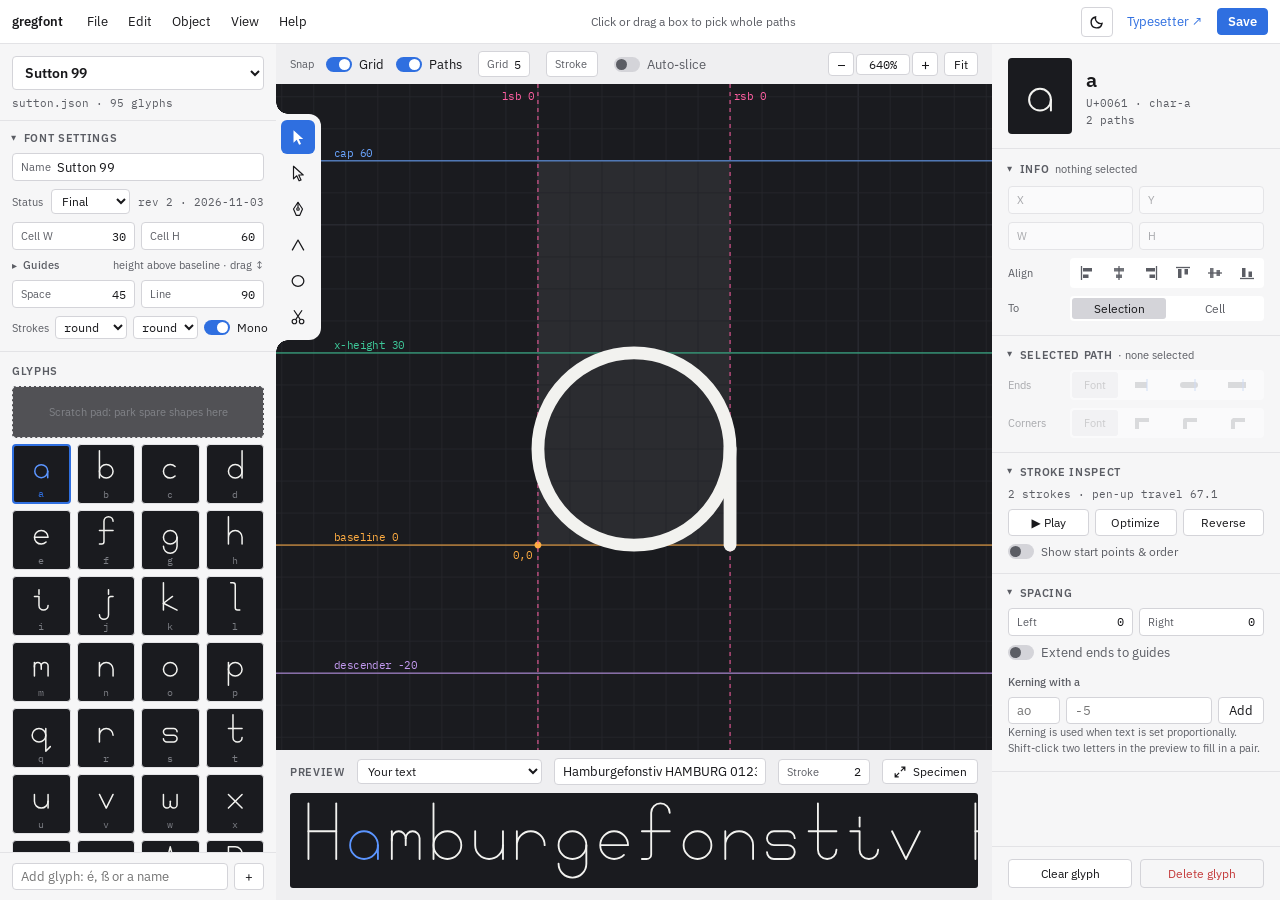
<file: src/editor.html>
<!DOCTYPE html>
<html lang="en" data-theme="dark">
	<head>
		<meta charset="utf-8">
		<meta name="viewport" content="width=device-width, initial-scale=1">
		<title>gregfont editor</title>
		<meta name="description" content="Draw single-line (stroke) fonts with a bezier pen, set spacing and kerning, and use them in the gregfont typesetter.">
		<link rel="canonical" href="https://www.gregschomburg.com/gregfont/editor.html">
		<!-- js/ui.js sets this to the top bar colour of the current theme -->
		<meta name="theme-color" content="#1d1e22">
		<meta property="og:type" content="website">
		<meta property="og:site_name" content="gregfont">
		<meta property="og:title" content="gregfont editor">
		<meta property="og:description" content="Draw single-line (stroke) fonts with a bezier pen, set spacing and kerning, and use them in the gregfont typesetter.">
		<meta property="og:url" content="https://www.gregschomburg.com/gregfont/editor.html">
		<meta property="og:image" content="https://www.gregschomburg.com/gregfont/preview.png">
		<meta property="og:image:width" content="1200">
		<meta property="og:image:height" content="630">
		<meta name="twitter:card" content="summary_large_image">
		<meta name="twitter:title" content="gregfont editor">
		<meta name="twitter:description" content="Draw single-line (stroke) fonts with a bezier pen, set spacing and kerning, and use them in the gregfont typesetter.">
		<meta name="twitter:image" content="https://www.gregschomburg.com/gregfont/preview.png">
		<link rel="manifest" href="manifest.webmanifest">
		<link rel="icon" href="icon.svg" type="image/svg+xml">
		<link rel="icon" href="icon-192.png" type="image/png" sizes="192x192">
		<link rel="apple-touch-icon" href="icon-180.png">
		<link rel="preconnect" href="https://fonts.googleapis.com">
		<link href="https://fonts.googleapis.com/css2?family=IBM+Plex+Sans:wght@400;500;600&family=IBM+Plex+Mono:wght@400;500&display=swap" rel="stylesheet">
		<link rel="stylesheet" type="text/css" href="style/base.css?v=2.15.0">
		<link rel="stylesheet" type="text/css" href="style/editor.css?v=2.15.0">
		<script>
			// apply the saved theme, or the system's, before the page paints.
			// Same key and fallback as setTheme in js/ui.js (old keys from before 2.15.0 too).
			(function () {
				var t;
				try { t = localStorage.getItem('gregfont.theme') || localStorage.getItem('gregfont-theme') || localStorage.getItem('gregfont-editor-theme'); } catch (e) { /* private mode */ }
				if (t !== 'light' && t !== 'dark') t = window.matchMedia && matchMedia('(prefers-color-scheme: light)').matches ? 'light' : 'dark';
				document.documentElement.dataset.theme = t;
			})();
		</script>
	</head>
	<body>
		<header id="topbar">
			<span class="brand">gregfont</span>
			<nav id="menubar"></nav>
			<button type="button" id="tip" title="Tip: click for the next one"></button>
			<span id="status"></span>
			<button type="button" id="theme-toggle" class="icon-button" title="Switch light / dark" aria-label="Switch light / dark">
				<svg class="icon-sun" viewBox="0 0 16 16" fill="none" stroke="currentColor" stroke-width="1.4" aria-hidden="true"><circle cx="8" cy="8" r="3"/><path d="M8 1v2M8 13v2M1 8h2M13 8h2M3 3l1.4 1.4M11.6 11.6L13 13M3 13l1.4-1.4M11.6 4.4L13 3"/></svg>
				<svg class="icon-moon" viewBox="0 0 16 16" fill="none" stroke="currentColor" stroke-width="1.4" aria-hidden="true"><path d="M13 9.5A5.5 5.5 0 0 1 6.5 3a5.5 5.5 0 1 0 6.5 6.5z"/></svg>
			</button>
			<a href="index.html" target="_blank" class="link">Typesetter ↗</a>
			<button type="button" id="save" class="primary" title="Save (Ctrl+S)">Save</button>
			<input type="file" id="import-file" accept=".svg,image/svg+xml" hidden>
		</header>

		<!-- left: the font -->
		<aside id="font-panel" aria-label="Font">
			<div class="font-picker">
				<label for="font-select" class="visually-hidden">Font</label>
				<select id="font-select"></select>
				<span id="font-meta" class="meta"></span>
			</div>

			<details id="font-settings" class="fold" data-remember="font-settings" open>
				<summary>Font settings</summary>
				<label class="field"><span class="field-label">Name</span><input id="font-name"></label>
				<div class="status-row">
					<label for="font-status" class="field-label">Status</label>
					<select id="font-status" title="Where this font is at: Generated if a script made it and nobody has worked on it yet, Draft while you're drawing it, Proof when it's all there and you're trying it out, Final when it's finished. Draft and proof show next to its name in the font lists.">
						<option value="generated">Generated</option>
						<option value="draft">Draft</option>
						<option value="proof">Proof</option>
						<option value="final">Final</option>
					</select>
					<span id="font-revision" class="meta" title="Each save counts up the revision"></span>
				</div>
				<div class="field-pair">
					<label class="field" data-scrub="x" title="Cell width: drag sideways or type"><span class="field-label">Cell W</span><input type="number" id="cell-width" min="1"></label>
					<label class="field" data-scrub="x" title="Cell height: drag sideways or type"><span class="field-label">Cell H</span><input type="number" id="cell-height" min="1"></label>
				</div>
				<details id="guides-section" class="fold sub" data-remember="guides">
					<summary>Guides <span class="hint">height above baseline · drag ↕</span></summary>
					<div class="field-pair">
						<label class="field" data-scrub="y" title="Cap line: drag up or down, or type"><span class="swatch" style="background: var(--guide-cap)"></span><span class="field-label">Cap</span><input type="number" id="guide-cap" step="0.5"></label>
						<label class="field" data-scrub="y" title="x-height: drag up or down, or type"><span class="swatch" style="background: var(--guide-xh)"></span><span class="field-label">x-ht</span><input type="number" id="guide-xHeight" step="0.5"></label>
						<label class="field" data-scrub="y" title="Descender: drag up or down, or type"><span class="swatch" style="background: var(--guide-desc)"></span><span class="field-label">Desc</span><input type="number" id="guide-descender" step="0.5"></label>
					</div>
					<div id="custom-guides"></div>
					<button type="button" id="add-guide" title="Add a guide of your own. It's saved with the font, named A, B, C... in order.">+ Add guide</button>
				</details>
				<div class="field-pair">
					<label class="field" data-scrub="x" title="Default letter spacing for the typesetter"><span class="field-label">Space</span><input type="number" id="spacing-letterSpacing"></label>
					<label class="field" data-scrub="x" title="Default line height for the typesetter"><span class="field-label">Line</span><input type="number" id="spacing-lineHeight"></label>
				</div>
				<div class="inline-row">
					<span class="field-label">Strokes</span>
					<select id="style-strokeCap" title="Default end caps" aria-label="Default end caps"><option>butt</option><option>round</option><option>square</option></select>
					<select id="style-strokeJoin" title="Default corners" aria-label="Default corners"><option>miter</option><option>round</option><option>bevel</option></select>
					<label class="switch-label" title="Monospaced: the preview sets it this way, and the typesetter starts it this way"><input type="checkbox" class="switch" id="spacing-monospaced"> Mono</label>
				</div>
			</details>

			<div class="panel-heading">Glyphs</div>
			<div id="glyph-grid"></div>
			<form id="add-glyph">
				<label for="add-glyph-input" class="visually-hidden">Add glyph</label>
				<input id="add-glyph-input" placeholder="Add glyph: é, ß or a name" maxlength="32">
				<button type="submit" aria-label="Add glyph">+</button>
			</form>
		</aside>

		<div id="optionsbar">
			<span class="snap-group">
				<span class="field-label">Snap</span>
				<label class="switch-label" title="Snap to the grid (G)"><input type="checkbox" class="switch" id="snap" checked> Grid</label>
				<label class="switch-label" title="Snap onto other paths' points and lines (Shift+G)"><input type="checkbox" class="switch" id="snap-path" checked> Paths</label>
			</span>
			<label class="field compact" data-scrub="x"><span class="field-label">Grid</span><input type="number" id="grid-size" value="5" min="0.5" step="0.5"></label>
			<label class="field compact" data-scrub="x" title="Stroke width on the canvas and preview (doesn't change the font)"><span class="field-label">Stroke</span><input type="number" id="stroke-width" value="2" min="0.1" step="0.5"></label>
			<label class="switch-label" title="New strokes (pen and shapes) cut, and get cut by, whatever they cross"><input type="checkbox" class="switch" id="auto-slice"> Auto-slice</label>
			<span id="shape-options" hidden>
				<span class="segmented" role="group" aria-label="Shape">
					<button type="button" data-shape="ellipse" title="Ellipse (E)">Ellipse</button>
					<button type="button" data-shape="rect" title="Rectangle (M)">Rectangle</button>
					<button type="button" data-shape="line" title="Line (\)">Line</button>
				</span>
			</span>
			<span id="cursor-pos"></span>
			<div class="zoom-group" role="group" aria-label="Canvas zoom">
					<button type="button" class="icon-button" id="canvas-zoom-out" title="Zoom out (Ctrl+-)" aria-label="Zoom out">&minus;</button>
					<button type="button" class="zoom-label" id="canvas-zoom-reset" title="Back to 100%: one font unit per pixel">100%</button>
					<button type="button" class="icon-button" id="canvas-zoom-in" title="Zoom in (Ctrl+=)" aria-label="Zoom in">+</button>
					<button type="button" class="fit-button" id="canvas-zoom-fit" title="Fit the glyph in view (F, Ctrl+0)">Fit</button>
				</div>
		</div>

		<div id="canvas-wrap" tabindex="-1">
			<canvas id="editor-canvas"></canvas>
			<nav id="toolbox" aria-label="Tools">
				<button type="button" class="tool" data-tool="select" title="Select (V): pick and transform whole paths" aria-label="Select (V)">
					<svg viewBox="0 0 20 20"><path d="M5 2.5v14l3.6-3.4 2.6 5.6 2.2-1-2.6-5.5h5z" fill="currentColor"/></svg>
				</button>
				<button type="button" class="tool" data-tool="direct" title="Direct select (A): pick points and single segments" aria-label="Direct select (A)">
					<svg viewBox="0 0 20 20"><path d="M5 2.5v14l3.6-3.4 2.6 5.6 2.2-1-2.6-5.5h5z" fill="none" stroke="currentColor" stroke-width="1.3" stroke-linejoin="round"/></svg>
				</button>
				<button type="button" class="tool" data-tool="pen" title="Pen (P): click for corners, drag for curves" aria-label="Pen (P)">
					<svg viewBox="0 0 20 20" fill="none" stroke="currentColor" stroke-width="1.3" stroke-linejoin="round"><path d="M10 2.5l5 7.5-3 7H8l-3-7z"/><path d="M10 2.5v6"/><circle cx="10" cy="10" r="1.4"/></svg>
				</button>
				<button type="button" class="tool" data-tool="anchor" title="Anchor point (Shift+C): drag from a point to pull out curve handles, click a point to make a corner" aria-label="Anchor point (Shift+C)">
					<svg viewBox="0 0 20 20" fill="none" stroke="currentColor" stroke-width="1.4" stroke-linejoin="round"><path d="M3.5 16 10 4.5 16.5 16"/></svg>
				</button>
				<button type="button" class="tool" data-tool="shape" id="shape-tool" title="Shapes: ellipse (E), rectangle (M) or line (\). Pick which in the bar above the canvas." aria-label="Shapes">
					<svg viewBox="0 0 20 20"><ellipse cx="10" cy="10" rx="6.5" ry="6" fill="none" stroke="currentColor" stroke-width="1.4"/></svg>
				</button>
				<button type="button" class="tool" data-tool="scissors" title="Cut (C): click a path to cut it there, or drag a line across paths to cut everything it crosses" aria-label="Cut (C)">
					<svg viewBox="0 0 20 20" fill="none" stroke="currentColor" stroke-width="1.3"><circle cx="6" cy="15" r="2.5"/><circle cx="14" cy="15" r="2.5"/><path d="M7.4 13 14.5 2.5M12.6 13 5.5 2.5"/></svg>
				</button>
			</nav>
		</div>

		<footer id="preview-bar">
			<div class="preview-controls">
				<label for="preview-sample" class="panel-heading inline">Preview</label>
				<select id="preview-sample" title="What to set: your own text, or a sample"><option value="">Your text</option></select>
				<label for="preview-text" class="visually-hidden">Preview text</label>
				<input id="preview-text" value="Hamburgefonstiv HAMBURG 0123">
				<label class="field compact" data-scrub="x" title="Stroke weight for the preview, in font units"><span class="field-label">Stroke</span><input type="number" id="preview-stroke" value="2" min="0.1" step="0.1"></label>
				<div class="zoom-group specimen-only" role="group" aria-label="Specimen zoom">
					<button type="button" class="icon-button" id="specimen-zoom-out" title="Zoom out (Ctrl+-)" aria-label="Zoom out">&minus;</button>
					<button type="button" class="zoom-label" id="specimen-zoom-reset" title="Back to 100%: one font unit per pixel">100%</button>
					<button type="button" class="icon-button" id="specimen-zoom-in" title="Zoom in (Ctrl+=)" aria-label="Zoom in">+</button>
					<button type="button" class="fit-button" id="specimen-zoom-fit" title="Fit the whole specimen in view (Ctrl+0)">Fit</button>
				</div>
				<button type="button" id="preview-expand" title="Expand into a specimen view (Esc closes it)" aria-label="Expand the preview into a specimen view">
					<svg class="icon-expand" viewBox="0 0 16 16" fill="none" stroke="currentColor" stroke-width="1.4" aria-hidden="true"><path d="M9.5 2.5h4v4M13.5 2.5 9 7M6.5 13.5h-4v-4M2.5 13.5 7 9"/></svg>
					<svg class="icon-collapse" viewBox="0 0 16 16" fill="none" stroke="currentColor" stroke-width="1.4" aria-hidden="true"><path d="M13.5 6.5h-4v-4M9.5 6.5 14 2M2.5 9.5h4v4M6.5 9.5 2 14"/></svg>
					<span class="label-expand">Specimen</span><span class="label-collapse">Close</span>
				</button>
			</div>
			<div id="preview"></div>
		</footer>

		<!-- right: the selected glyph -->
		<aside id="glyph-panel" aria-label="Glyph">
			<section class="glyph-head">
				<div id="glyph-big"></div>
				<div class="glyph-ident">
					<h2 id="glyph-title"></h2>
					<span id="glyph-layer-name" class="meta"></span>
					<span id="glyph-info" class="meta"></span>
				</div>
			</section>

			<details id="position-row" class="fold" data-remember="info" open>
				<summary>Info <span class="hint" id="position-kind"></span></summary>
				<div class="field-pair">
					<label class="field" data-scrub="x" title="Across, in font units: drag sideways or type"><span class="field-label">X</span><input type="number" id="pos-x" step="0.5"></label>
					<label class="field" data-scrub="y" title="Up from the baseline, in font units: drag up or down, or type"><span class="field-label">Y</span><input type="number" id="pos-y" step="0.5"></label>
				</div>
				<div class="field-pair" id="pos-size">
					<label class="field" data-scrub="x" title="Width: drag sideways or type (scales from the bottom-left corner)"><span class="field-label">W</span><input type="number" id="pos-w" step="0.5" min="0.5"></label>
					<label class="field" data-scrub="x" title="Height: drag sideways or type (scales from the bottom-left corner)"><span class="field-label">H</span><input type="number" id="pos-h" step="0.5" min="0.5"></label>
				</div>
				<div class="style-grid align-grid">
					<span class="field-label">Align</span>
					<div class="segmented icons" id="align-buttons" role="group" aria-label="Align">
						<button type="button" data-align="left" title="Align left edges" aria-label="Align left edges"><svg viewBox="0 0 16 16" aria-hidden="true"><path d="M2.5 1v14" stroke="currentColor" stroke-width="1.3"/><rect x="4" y="3" width="9" height="3.5" fill="currentColor"/><rect x="4" y="9.5" width="5.5" height="3.5" fill="currentColor"/></svg></button>
						<button type="button" data-align="center" title="Align centres across" aria-label="Align centres across"><svg viewBox="0 0 16 16" aria-hidden="true"><path d="M8 1v14" stroke="currentColor" stroke-width="1.3"/><rect x="3" y="3" width="10" height="3.5" fill="currentColor" opacity="0.85"/><rect x="5" y="9.5" width="6" height="3.5" fill="currentColor" opacity="0.85"/></svg></button>
						<button type="button" data-align="right" title="Align right edges" aria-label="Align right edges"><svg viewBox="0 0 16 16" aria-hidden="true"><path d="M13.5 1v14" stroke="currentColor" stroke-width="1.3"/><rect x="3" y="3" width="9" height="3.5" fill="currentColor"/><rect x="6.5" y="9.5" width="5.5" height="3.5" fill="currentColor"/></svg></button>
						<button type="button" data-align="top" title="Align tops" aria-label="Align tops"><svg viewBox="0 0 16 16" aria-hidden="true"><path d="M1 2.5h14" stroke="currentColor" stroke-width="1.3"/><rect x="3" y="4" width="3.5" height="9" fill="currentColor"/><rect x="9.5" y="4" width="3.5" height="5.5" fill="currentColor"/></svg></button>
						<button type="button" data-align="middle" title="Align middles up and down" aria-label="Align middles up and down"><svg viewBox="0 0 16 16" aria-hidden="true"><path d="M1 8h14" stroke="currentColor" stroke-width="1.3"/><rect x="3" y="3" width="3.5" height="10" fill="currentColor" opacity="0.85"/><rect x="9.5" y="5" width="3.5" height="6" fill="currentColor" opacity="0.85"/></svg></button>
						<button type="button" data-align="bottom" title="Align bottoms" aria-label="Align bottoms"><svg viewBox="0 0 16 16" aria-hidden="true"><path d="M1 13.5h14" stroke="currentColor" stroke-width="1.3"/><rect x="3" y="3" width="3.5" height="9" fill="currentColor"/><rect x="9.5" y="6.5" width="3.5" height="5.5" fill="currentColor"/></svg></button>
					</div>
					<span class="field-label">To</span>
					<div class="segmented" id="align-to" role="group" aria-label="Align to">
						<button type="button" data-value="selection" title="Line the selected paths (or points) up with each other. With just one thing selected, it lines up with the cell.">Selection</button>
						<button type="button" data-value="cell" title="Line the selection up with the cell: left is 0, bottom is the baseline, top is the cell height">Cell</button>
					</div>
				</div>
			</details>

			<details id="path-style-row" class="fold" data-remember="path" open>
				<summary>Selected path</summary>
				<div class="style-grid">
					<span class="field-label">Ends</span>
					<div class="segmented icons" id="path-cap" role="group" aria-label="End caps for the selected paths">
						<button type="button" data-value="">Font</button>
						<button type="button" data-value="butt" title="Butt" aria-label="Butt ends"><svg viewBox="0 0 22 12"><line x1="3" y1="6" x2="15" y2="6" stroke="currentColor" stroke-width="6" stroke-linecap="butt"/><line class="mark" x1="15" y1="0" x2="15" y2="12"/></svg></button>
						<button type="button" data-value="round" title="Round" aria-label="Round ends"><svg viewBox="0 0 22 12"><line x1="3" y1="6" x2="15" y2="6" stroke="currentColor" stroke-width="6" stroke-linecap="round"/><line class="mark" x1="15" y1="0" x2="15" y2="12"/></svg></button>
						<button type="button" data-value="square" title="Square" aria-label="Square ends"><svg viewBox="0 0 22 12"><line x1="3" y1="6" x2="15" y2="6" stroke="currentColor" stroke-width="6" stroke-linecap="square"/><line class="mark" x1="15" y1="0" x2="15" y2="12"/></svg></button>
					</div>
					<span class="field-label">Corners</span>
					<div class="segmented icons" id="path-join" role="group" aria-label="Corners for the selected paths">
						<button type="button" data-value="">Font</button>
						<button type="button" data-value="miter" title="Miter" aria-label="Miter corners"><svg viewBox="0 0 18 14"><path d="M3 13V4h12" fill="none" stroke="currentColor" stroke-width="4" stroke-linejoin="miter"/></svg></button>
						<button type="button" data-value="round" title="Round" aria-label="Round corners"><svg viewBox="0 0 18 14"><path d="M3 13V4h12" fill="none" stroke="currentColor" stroke-width="4" stroke-linejoin="round"/></svg></button>
						<button type="button" data-value="bevel" title="Bevel" aria-label="Bevel corners"><svg viewBox="0 0 18 14"><path d="M3 13V4h12" fill="none" stroke="currentColor" stroke-width="4" stroke-linejoin="bevel"/></svg></button>
					</div>
				</div>
			</details>

			<details id="stroke-order" class="fold" data-remember="stroke" open>
				<summary>Stroke inspect</summary>
				<span id="stroke-info" class="meta" title="Pen-up travel counts from 0,0 to the first stroke, then between strokes"></span>
				<div class="button-row">
					<button type="button" id="play-strokes" title="Draw the glyph stroke by stroke, the way a plotter would">&#9654; Play</button>
					<button type="button" id="optimize-strokes" title="Reorder and flip strokes to shorten pen-up travel">Optimize</button>
					<button type="button" id="reverse-strokes" title="Reverse the direction of the selected strokes">Reverse</button>
				</div>
				<label class="switch-label" title="Show where each stroke starts, its direction, and the pen-up moves (O)"><input type="checkbox" class="switch" id="show-order"> Show start points &amp; order</label>
			</details>

			<details id="spacing-section" class="fold" data-remember="spacing" open>
				<summary>Spacing</summary>
				<div class="field-pair">
					<label class="field" data-scrub="x" title="Left side bearing: drag sideways or type"><span class="field-label">Left</span><input type="number" id="glyph-lsb" step="0.5"></label>
					<label class="field" data-scrub="x" title="Right side bearing: drag sideways or type"><span class="field-label">Right</span><input type="number" id="glyph-rsb" step="0.5"></label>
				</div>
				<label class="switch-label" title="See the typesetter's Extend ends to guides on the canvas and preview: stems ending on a guide line are lengthened by half the stroke, so at heavy weights they line up with round letters. View only; the glyph doesn't change."><input type="checkbox" class="switch" id="extend-ends"> Extend ends to guides</label>
				<div class="sub-heading" id="kern-title">Kerning</div>
				<div id="kerning-list"></div>
				<form id="add-kern">
					<label for="kern-pair" class="visually-hidden">Pair</label>
					<input id="kern-pair" placeholder="AV" maxlength="2">
					<label for="kern-value" class="visually-hidden">Amount</label>
					<input type="number" id="kern-value" placeholder="-5" step="0.5">
					<button type="submit">Add</button>
				</form>
				<p class="hint">Kerning is used when text is set proportionally. Shift-click two letters in the preview to fill in a pair.</p>
			</details>

			<span class="spacer"></span>
			<div class="glyph-actions">
				<button type="button" id="clear-glyph">Clear glyph</button>
				<button type="button" id="delete-glyph" class="danger">Delete glyph</button>
			</div>
		</aside>

		<!-- File > New font from shapes: name each shape in an SVG -->
		<div id="shape-import" class="modal" hidden>
			<div class="modal-box" role="dialog" aria-modal="true" aria-labelledby="si-title">
				<header class="modal-head">
					<span id="si-title">New font from shapes</span>
					<span id="si-file" class="meta"></span>
					<span class="spacer"></span>
					<button type="button" id="si-close" class="icon-button" aria-label="Cancel">&times;</button>
				</header>
				<div class="si-bar">
					<span id="si-hint">Press the key for the selected shape&rsquo;s glyph &middot; Backspace clears &middot; Delete skips &middot; arrows move &middot; Shift-click shapes, then Ctrl+G merges them</span>
					<span class="spacer"></span>
					<span id="si-count" class="meta"></span>
				</div>
				<p id="si-warnings" class="si-warnings" hidden></p>
				<div class="si-body">
					<div id="si-tiles" role="listbox" aria-label="Shapes"></div>
					<aside class="si-side">
						<section>
							<label class="field" title="The new font's name"><span class="field-label">Font name</span><input id="si-name" autocomplete="off"></label>
						</section>
						<section>
							<div class="panel-heading">Selected</div>
							<div id="si-selected" class="meta"></div>
							<label class="field" data-scrub="y" title="Move this shape's row baseline: drag up or down, or drag the pink line on a tile. Every shape in the row moves with it."><span class="field-label">Row baseline</span><input type="number" id="si-baseline" step="0.5" value="0"></label>
							<form id="si-name-form" class="si-name-form">
								<label for="si-glyph-name" class="visually-hidden">Glyph name</label>
								<input id="si-glyph-name" placeholder="or a name: ampersandalt" autocomplete="off">
								<button type="submit">Set</button>
							</form>
						</section>
						<section class="si-map-section">
							<div class="panel-heading">Characters</div>
							<div id="si-map"></div>
							<span class="meta">Green have a shape. Click one to go to it, or an empty one to give it to the selected shape.</span>
						</section>
					</aside>
				</div>
				<footer class="modal-foot">
					<span class="meta">Nothing is scaled: a unit in the file is a unit in the font. Ctrl+Enter creates the font.</span>
					<span class="spacer"></span>
					<button type="button" id="si-cancel">Cancel</button>
					<button type="button" id="si-create" class="primary">Create font</button>
				</footer>
			</div>
		</div>

		<script src="libs/paper-core-0.12.18.min.js?v=2.15.0"></script>
		<script src="fonts/fonts.js?v=2.15.0"></script>
		<script src="js/gregfont.js?v=2.15.0"></script>
		<script src="js/version.js?v=2.15.0"></script>
		<script src="js/ui.js?v=2.15.0"></script>
		<script src="js/samples.js?v=2.15.0"></script>
		<script src="js/shapeimport.js?v=2.15.0"></script>
		<script src="js/editor.js?v=2.15.0"></script>
	</body>
</html>
</file>
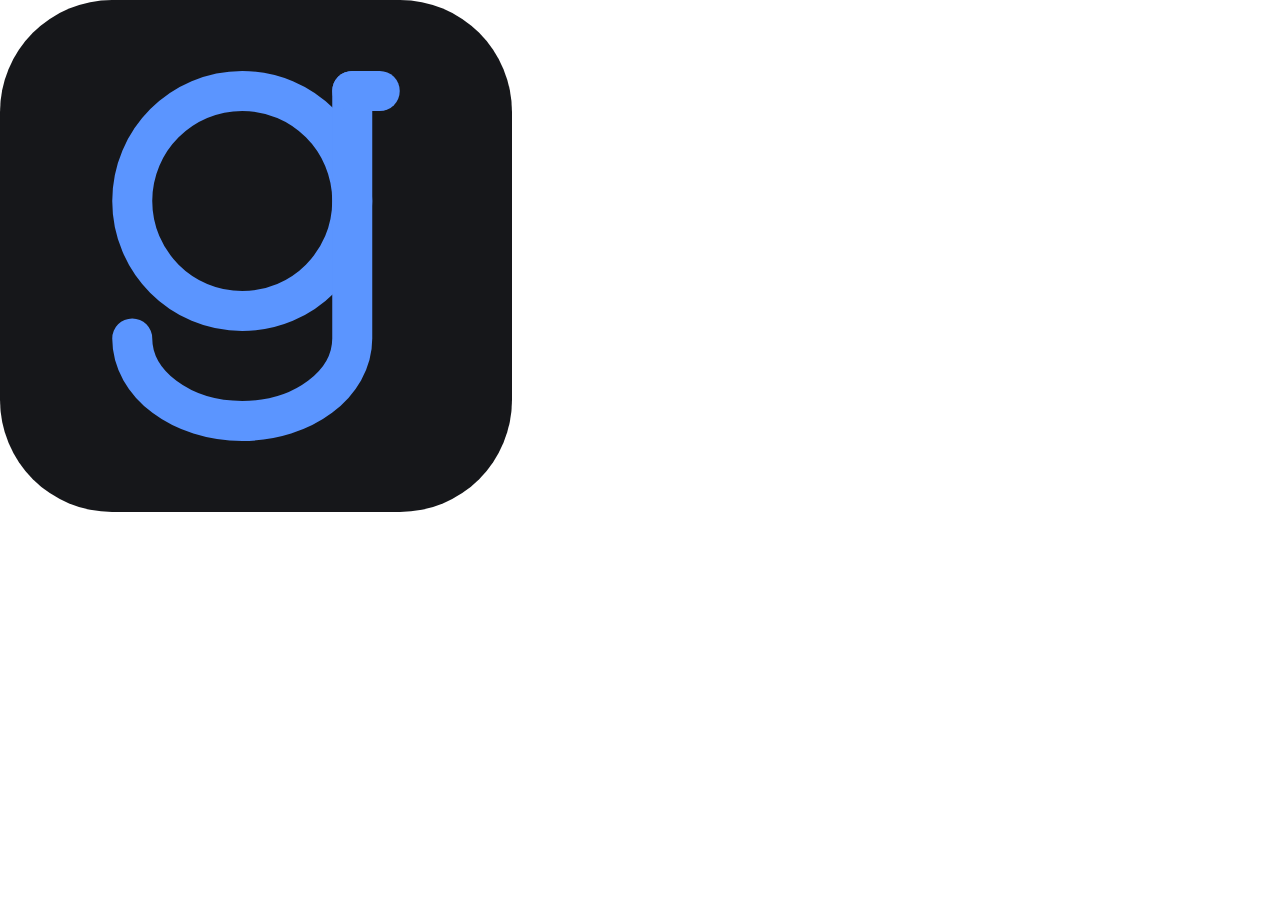
<file: tools/make_icons.html>
<!DOCTYPE html>
<!--
	make_icons.html: draws gregfont's icon or share preview as an SVG, from
	text set in one of the fonts. tools/make_icons.py loads it in headless
	Chrome, to save the SVG (dump-dom) and the PNGs (screenshots).
	Needs ../public/libs/paper, ../public/fonts/fonts.js and ../public/js/gregfont.js.

	Params:
	  mode=icon|preview   icon: one letter in a rounded square; preview: 1200x630 card
	  size=N              icon pixel size (default 512)
	  square=1            icon without rounded corners (Apple touch icon)
-->
<html lang="en">
	<head>
		<meta charset="utf-8">
		<title>gregfont icons</title>
		<style>
			html, body { margin: 0; padding: 0; overflow: hidden; background: transparent; }
			svg { display: block; }
		</style>
	</head>
	<body>
		<script src="../public/libs/paper-core-0.12.18.min.js"></script>
		<script src="../public/fonts/fonts.js"></script>
		<script src="../public/js/gregfont.js"></script>
		<script>
			(function () {
				'use strict';

				// Same colours as the dark theme in public/style/base.css (--bg, --text, --accent).
				var BG = '#16171a', TEXT = '#ececee', ACCENT = '#5b95ff', MUTED = '#8a8b93';

				var params = new URLSearchParams(location.search);
				var mode = params.get('mode') || 'icon';
				var P = new paper.PaperScope();
				P.setup(document.createElement('canvas'));
				var bundle = window.GREGFONT_BUNDLE;

				function font(file) {
					return GregFont.normalize(JSON.parse(JSON.stringify(bundle.data[file])));
				}

				// Text set in a font, as an SVG <g> at `scale` px per font
				// unit, with the ink's top-left at (x, y) or centred on centerX / centerY.
				// opts.cap overrides the font's ends (and makes corners round).
				// Returns { svg, inkWidth, inkHeight }.
				function setText(f, text, opts) {
					var lay = GregFont.layoutBlock(P, f, text, {});
					var left = Infinity, top = Infinity, right = -Infinity, bottom = -Infinity;
					var parts = [];
					lay.glyphs.forEach(function (g) {
						var glyph = f.glyphs[g.char];
						var ink = GregFont.inkBounds(P, f, g.char);
						if (!glyph || !ink) return;
						left = Math.min(left, g.x + ink.left); right = Math.max(right, g.x + ink.right);
						top = Math.min(top, g.y + ink.top); bottom = Math.max(bottom, g.y + ink.bottom);
						glyph.paths.forEach(function (p) {
							parts.push({ d: p.d, x: g.x, y: g.y,
								cap: opts.cap || p.strokeCap || f.style.strokeCap, join: opts.cap ? 'round' : p.strokeJoin || f.style.strokeJoin });
						});
					});
					var s = opts.scale;
					var paths = parts.map(function (p) {
						return '<path d="' + p.d + '" transform="translate(' + r(p.x) + ' ' + r(p.y) + ') scale(1 -1)"' +
							' stroke-linecap="' + p.cap + '" stroke-linejoin="' + p.join + '"/>';
					}).join('');
					var ox = opts.x - left * s, oy = opts.y - top * s;
					if (opts.centerX !== undefined) ox = opts.centerX - (left + right) / 2 * s;
					if (opts.centerY !== undefined) oy = opts.centerY - (top + bottom) / 2 * s;
					return {
						svg: '<g transform="translate(' + r(ox) + ' ' + r(oy) + ') scale(' + r(s) + ')" fill="none" stroke="' +
							opts.color + '" stroke-width="' + r(opts.stroke / s) + '">' + paths + '</g>',
						inkWidth: right - left, inkHeight: bottom - top
					};
				}

				function r(n) { return Math.round(n * 1000) / 1000; }

				var svg;
				if (mode === 'preview') {
					var W = 1200, H = 630;
					var title = font('lafayette.json'), sub = title;
					var t = setText(title, 'gregfont', { scale: 1, x: 0, y: 0, color: ACCENT, stroke: 1 });
					var ts = 880 / t.inkWidth;
					var big = setText(title, 'gregfont', { scale: ts, centerX: W / 2, centerY: 270, color: ACCENT, stroke: 16 });
					var line = 'an editor and typesetter for single line fonts';   // Lafayette has no punctuation
					var u = setText(sub, line, { scale: 1, x: 0, y: 0, color: TEXT, stroke: 1 });
					var us = Math.min(820 / u.inkWidth, 46 / sub.cell.height);
					var small = setText(sub, line, { scale: us, centerX: W / 2, centerY: 500, color: MUTED, stroke: 4, cap: 'round' });
					svg = '<svg xmlns="http://www.w3.org/2000/svg" width="' + W + '" height="' + H + '" viewBox="0 0 ' + W + ' ' + H + '">' +
						'<rect width="' + W + '" height="' + H + '" fill="' + BG + '"/>' + big.svg + small.svg + '</svg>';
				} else {
					var N = 512, size = +params.get('size') || N;
					var f = font('lafayette.json');
					var g = setText(f, 'g', { scale: 1, x: 0, y: 0, color: ACCENT, stroke: 1 });
					var gs = 330 / Math.max(g.inkWidth, g.inkHeight);
					var glyph = setText(f, 'g', { scale: gs, centerX: N / 2, centerY: N / 2, color: ACCENT, stroke: 40, cap: 'round' });
					var radius = params.get('square') ? 0 : 112;
					svg = '<svg xmlns="http://www.w3.org/2000/svg" width="' + size + '" height="' + size + '" viewBox="0 0 ' + N + ' ' + N + '">' +
						'<rect width="' + N + '" height="' + N + '" rx="' + radius + '" fill="' + BG + '"/>' + glyph.svg + '</svg>';
				}
				document.body.innerHTML = svg;
			})();
		</script>
	</body>
</html>
</file>
<file: public/style/base.css>
/*
 * Shared look for the gregfont pages ("Graphite"): colour tokens for both
 * themes, and the common pieces (buttons, fields, switches, menus, the top
 * bar, the tool tab, foldable sections). The canvas colours are read by
 * the pages' scripts for drawing, so every canvas colour lives here too.
 * Two themes: dark panels around a light canvas, or light panels around a
 * dark canvas. (The typesetter overrides this: its canvas and page follow
 * the panels, see typesetter.css.)
 */
:root,
:root[data-theme="dark"] {
	color-scheme: dark;
	--bg: #16171a;
	--panel: #1d1e22;
	--panel-2: #222327;
	--surface: #2a2b30;
	--line: #2c2d32;
	--line-2: #393a41;
	--text: #ececee;
	--muted: #a2a4aa;
	--accent: #5b95ff;
	--on-accent: #0b1220;
	--accent-soft: rgba(91, 149, 255, 0.16);
	--danger: #ef7a7a;
	--shadow: rgba(0, 0, 0, 0.45);

	/* the canvas side: light */
	--canvas: #f3f3f1;
	--canvas-grid: #e3e3e0;
	--canvas-grid-major: #d1d1cd;
	--canvas-cell: rgba(0, 0, 0, 0.1);
	--ink: #141414;
	--guide-cap: #2f6fd0;
	--guide-xh: #127a58;
	--guide-base: #b05f00;
	--guide-desc: #7a3a95;
	--guide-a: #0e8fa3;
	--guide-b: #a68a00;
	--guide-c: #c0392b;
	--guide-d: #6b7d1a;
	--guide-e: #8a5a2b;
	--guide-f: #5a6b8c;
	--bearing: #c2286a;
	--snap: #e8590c;   /* the path a point is snapping onto */
	--select: #2f6fe0;
	--order-start: #15803d;
	--order-end: #be123c;
	--order-travel: #8a8c93;
	--missing: #2a2b30;
}

:root[data-theme="light"] {
	color-scheme: light;
	--bg: #ffffff;
	--panel: #f6f6f7;
	--panel-2: #efeff1;
	--surface: #ffffff;
	--line: #e3e3e6;
	--line-2: #d4d4d9;
	--text: #18181b;
	--muted: #5b5d64;
	--accent: #2f6fe0;
	--on-accent: #ffffff;
	--accent-soft: rgba(47, 111, 224, 0.12);
	--danger: #c43c3c;
	--shadow: rgba(24, 24, 27, 0.16);

	/* the canvas side: dark */
	--canvas: #1a1b1f;
	--canvas-grid: #25262b;
	--canvas-grid-major: #31323a;
	--canvas-cell: rgba(255, 255, 255, 0.08);
	--ink: #f2f2ef;
	--guide-cap: #6aa5ff;
	--guide-xh: #3ec99a;
	--guide-base: #ffad42;
	--guide-desc: #c39af0;
	--guide-a: #4fd1e0;
	--guide-b: #e6c84a;
	--guide-c: #ff7a6b;
	--guide-d: #b5cc4a;
	--guide-e: #d9a066;
	--guide-f: #9fb0d6;
	--bearing: #ff5fa2;
	--snap: #ff8a3d;
	--select: #5b95ff;
	--order-start: #22c55e;
	--order-end: #fb7185;
	--order-travel: #8a8c93;
	--missing: #e7e7ea;
}

* { box-sizing: border-box; }

html, body { height: 100%; margin: 0; }
/* The apps are all controls: a drag that starts a few pixels off a field
   shouldn't highlight labels. Typing places still select normally. */
body { -webkit-user-select: none; user-select: none; }
input, textarea, select { -webkit-user-select: text; user-select: text; }

body {
	background: var(--panel);
	color: var(--text);
	font-family: 'IBM Plex Sans', system-ui, sans-serif;
	font-size: 13px;
	overflow: hidden;
}

button, input, select { font: inherit; color: inherit; }
button {
	background: var(--surface); color: var(--text); border: 1px solid var(--line-2); border-radius: 4px;
	padding: 4px 10px; cursor: pointer;
}
button:hover { border-color: var(--muted); }
button.primary { background: var(--accent); border-color: var(--accent); color: var(--on-accent); font-weight: 600; }
button.primary:hover { filter: brightness(1.1); }
button.danger { background: none; color: var(--danger); }
input, select {
	background: var(--surface); color: var(--text); border: 1px solid var(--line-2); border-radius: 4px; padding: 4px 8px;
}
input:focus, select:focus { outline: 2px solid var(--accent-soft); border-color: var(--accent); }
input[type=number] { font-family: 'IBM Plex Mono', monospace; font-variant-numeric: tabular-nums; -moz-appearance: textfield; }
input[type=number]::-webkit-inner-spin-button, input[type=number]::-webkit-outer-spin-button { -webkit-appearance: none; margin: 0; }
:focus-visible { outline: 2px solid var(--accent); outline-offset: 1px; }

.visually-hidden { position: absolute; width: 1px; height: 1px; overflow: hidden; clip: rect(0 0 0 0); white-space: nowrap; }
.spacer { flex: 1; }

/* zoom controls: - 100% + Fit */
.zoom-group { display: flex; align-items: center; gap: 2px; }
.zoom-group .icon-button { width: 26px; height: 24px; font-size: 15px; line-height: 1; }
.zoom-group .zoom-label { min-width: 54px; padding: 2px 6px; font-family: 'IBM Plex Mono', monospace; font-size: 12px; }
.zoom-group .fit-button { height: 24px; padding: 0 9px; margin-left: 4px; font-size: 12px; }

/* scrollbars: thin, in the panel colours */
* { scrollbar-width: thin; scrollbar-color: var(--line-2) transparent; }
::-webkit-scrollbar { width: 10px; height: 10px; }
::-webkit-scrollbar-track { background: transparent; }
::-webkit-scrollbar-thumb { background: var(--line-2); border-radius: 5px; border: 2px solid transparent; background-clip: padding-box; }
::-webkit-scrollbar-thumb:hover { background-color: var(--muted); }
::-webkit-scrollbar-corner { background: transparent; }
.meta { font-family: 'IBM Plex Mono', monospace; font-size: 11px; color: var(--muted); }
.hint { color: var(--muted); font-size: 11px; font-weight: 400; text-transform: none; letter-spacing: 0; }
.panel-heading { font-size: 11px; font-weight: 600; letter-spacing: 0.06em; text-transform: uppercase; color: var(--muted); }

/* switches (checkboxes) */
.switch {
	-webkit-appearance: none; appearance: none; position: relative; flex: 0 0 auto;
	width: 26px; height: 15px; margin: 0; padding: 0; border: 0; border-radius: 8px; background: var(--line-2); cursor: pointer;
}
.switch::before {
	content: ''; position: absolute; left: 2px; top: 2px; width: 11px; height: 11px; border-radius: 50%;
	background: var(--muted); transition: transform .12s;
}
.switch:checked { background: var(--accent); }
.switch:checked::before { background: #fff; transform: translateX(11px); }
.switch-label { display: flex; align-items: center; gap: 7px; color: var(--muted); cursor: pointer; white-space: nowrap; }
.switch-label:has(.switch:checked) { color: var(--text); }

/* fields: a label with an input inside; data-scrub ones can be dragged */
.field {
	display: flex; align-items: center; gap: 6px; height: 28px; padding: 0 8px; min-width: 0;
	background: var(--surface); border: 1px solid var(--line-2); border-radius: 4px;
}
.field input { flex: 1; width: 100%; min-width: 0; height: 100%; padding: 0; background: none; border: 0; outline: none; }
.field input[type=number] { text-align: right; font-size: 12px; }
.field:focus-within { border-color: var(--accent); }
.field-label { font-size: 11px; color: var(--muted); white-space: nowrap; }
.field[data-scrub="x"] { cursor: ew-resize; }
.field[data-scrub="y"] { cursor: ns-resize; }
/* a few spare pixels around draggable fields, so a near miss still drags */
.field[data-scrub] { position: relative; isolation: isolate; }
.field[data-scrub]::before { content: ''; position: absolute; inset: -3px; z-index: -1; }   /* under the input */
.field[data-scrub] input:not(:focus) { cursor: inherit; }
.field.scrubbing { border-color: var(--accent); background: var(--accent-soft); box-shadow: 0 0 0 3px var(--accent-soft); }
.field.scrubbing .field-label { color: var(--text); }
.field.compact { height: 26px; width: 92px; }
.field-pair { display: grid; grid-template-columns: repeat(2, minmax(0, 1fr)); gap: 6px; }
.swatch { flex: 0 0 auto; width: 8px; height: 8px; border-radius: 2px; }

/* segmented buttons */
.segmented { display: grid; grid-auto-flow: column; grid-auto-columns: minmax(0, 1fr); gap: 2px; padding: 2px; background: var(--surface); border-radius: 4px; }
.segmented button { border: 0; border-radius: 3px; background: none; padding: 3px 10px; font-size: 12px; color: var(--muted); }
.segmented button:hover { color: var(--text); }
.segmented button.active { background: var(--line-2); color: var(--text); }
.segmented.icons button { height: 26px; padding: 0; display: grid; place-items: center; font-size: 11px; }
.segmented.icons svg { width: 22px; height: 14px; display: block; }
.segmented .mark { stroke: var(--accent); stroke-width: 1; }
.segmented button:disabled { opacity: .4; cursor: default; }

/* top bar */
#topbar {
	grid-area: top; display: flex; align-items: center; gap: 6px; padding: 0 12px;
	background: var(--bg); border-bottom: 1px solid var(--line);
}
#topbar .brand { font-weight: 600; margin-right: 8px; cursor: default; }
#topbar .link { color: var(--accent); text-decoration: none; margin: 0 8px; white-space: nowrap; }
#topbar .link:hover { text-decoration: underline; }
#tip {
	flex: 1; min-width: 0; margin: 0 12px; padding: 4px 8px; background: none; border: 0; border-radius: 4px;
	color: var(--muted); font-size: 12px; text-align: center; white-space: nowrap; overflow: hidden; text-overflow: ellipsis;
	transition: opacity .25s;
}
#tip:hover { color: var(--text); border: 0; }
#tip.fading { opacity: 0; }
#tip.off { visibility: hidden; }
#status { color: var(--muted); white-space: nowrap; overflow: hidden; text-overflow: ellipsis; min-width: 0; margin-right: 6px; }
#status.error { color: var(--danger); }
.icon-button { width: 32px; height: 30px; padding: 0; display: grid; place-items: center; }
.icon-button svg { width: 16px; height: 16px; }
:root[data-theme="dark"] .icon-moon, :root[data-theme="light"] .icon-sun { display: none; }

/* menus */
#menubar { display: flex; align-self: stretch; align-items: center; }
.menu { position: relative; }
.menu-title { background: none; border: none; border-radius: 4px; padding: 5px 10px; }
.menu-title:hover, .menu.open .menu-title { background: var(--surface); }
.menu-items {
	display: none; position: absolute; top: calc(100% + 4px); left: 0; z-index: 20; min-width: 220px; width: max-content;
	background: var(--panel); border: 1px solid var(--line-2); border-radius: 6px; padding: 4px 0;
	box-shadow: 0 8px 24px var(--shadow);
}
.menu.open .menu-items { display: block; }
.menu-item {
	position: relative; display: flex; justify-content: space-between; gap: 24px; width: 100%; white-space: nowrap;
	background: none; border: none; border-radius: 0; padding: 5px 14px 5px 28px; text-align: left;
}
.menu-item:hover:not(:disabled) { background: var(--accent); color: var(--on-accent); }
.menu-item:hover:not(:disabled) .shortcut { color: inherit; opacity: .8; }
.menu-item:disabled { color: var(--muted); opacity: .55; cursor: default; }
.menu-item .shortcut { color: var(--muted); font-family: 'IBM Plex Mono', monospace; font-size: 12px; }
.menu-item.checked::before { content: '\2713'; position: absolute; left: 10px; }
.menu-sep { height: 1px; background: var(--line); margin: 4px 0; }


/* foldable sections */
details.fold { padding: 10px 12px 12px; border-bottom: 1px solid var(--line); display: flex; flex-direction: column; }
details.fold[hidden] { display: none; }
details.fold > :not(summary) + :not(summary) { margin-top: 8px; }
details.fold > summary + * { margin-top: 8px; }
details.fold summary {
	display: flex; align-items: center; gap: 6px; cursor: pointer; user-select: none; list-style: none;
	font-size: 11px; font-weight: 600; letter-spacing: 0.06em; text-transform: uppercase; color: var(--muted);
}
details.fold summary::-webkit-details-marker { display: none; }
details.fold summary::before { content: '\25B8'; font-size: 10px; transition: transform .12s; }
details.fold[open] > summary::before { transform: rotate(90deg); }
details.fold summary:hover { color: var(--text); }
details.fold summary .hint { margin-left: auto; }
details.fold.sub { padding: 0; border: 0; }
details.fold.sub > summary { font-size: 11px; font-weight: 500; letter-spacing: 0.02em; text-transform: none; }

/* the tool tab: grows out of the left panel over the canvas, with curved fillets top and bottom */
#toolbox {
	position: absolute; left: 0; top: 30px; z-index: 2; display: flex; flex-direction: column; gap: 2px;
	padding: 6px 6px 6px 5px; background: var(--panel); border-radius: 0 12px 12px 0;
}
#toolbox::before, #toolbox::after { content: ''; position: absolute; left: 0; width: 12px; height: 12px; pointer-events: none; }
#toolbox::before { top: -12px; background: radial-gradient(circle at 100% 0, transparent 11.5px, var(--panel) 12px); }
#toolbox::after { bottom: -12px; background: radial-gradient(circle at 100% 100%, transparent 11.5px, var(--panel) 12px); }
.tool { width: 34px; height: 34px; padding: 0; display: grid; place-items: center; background: none; border: 0; border-radius: 6px; color: var(--text); }
.tool svg { width: 18px; height: 18px; display: block; }
.tool:hover { background: var(--surface); }
.tool.active { background: var(--accent); color: var(--on-accent); }

.button-row { display: grid; grid-template-columns: repeat(3, minmax(0, 1fr)); gap: 6px; }
.button-row button { font-size: 12px; padding: 5px 0; white-space: nowrap; }
</file>
<file: public/style/typesetter.css>
/*
 * The typesetter's layout. The shared look (tokens, controls, menus, tool
 * tab) is in base.css.
 */
body {
	display: grid;
	grid-template-columns: 284px minmax(0, 1fr) 264px;
	grid-template-rows: 44px 40px minmax(0, 1fr);
	grid-template-areas:
		"top top top"
		"type opts doc"
		"type canvas doc";
}

/* Unlike the editor, the canvas and page follow the panels: dark on dark,
   light on light. */
:root, :root[data-theme="dark"] { --canvas: #1a1b1f; --page: #2a2b30; --select: #5b95ff; }
:root[data-theme="light"] { --canvas: #f3f3f1; --page: #ffffff; --select: #2f6fe0; }

#topbar .product { color: var(--muted); margin: 0 8px 0 -4px; }

/* left: type settings */
#type-panel { grid-area: type; display: flex; flex-direction: column; min-height: 0; overflow-y: auto; background: var(--panel); }
.type-head { display: flex; flex-direction: column; gap: 6px; padding: 12px 12px 10px; border-bottom: 1px solid var(--line); }
.type-title { display: flex; align-items: baseline; justify-content: space-between; gap: 8px; }
#type-sub { overflow: hidden; text-overflow: ellipsis; white-space: nowrap; }
#font-select { width: 100%; font-weight: 600; font-size: 14px; padding: 6px 8px; }
.field-unit { font-size: 11px; color: var(--muted); }
.field-triple { display: grid; grid-template-columns: repeat(3, minmax(0, 1fr)); gap: 6px; }
.field-quad { display: grid; grid-template-columns: repeat(4, minmax(0, 1fr)); gap: 6px; }
.field-triple .field, .field-quad .field { padding: 0 6px; gap: 4px; }
.style-grid { display: grid; grid-template-columns: 66px minmax(0, 1fr); align-items: center; gap: 8px; }
.colour-row { display: flex; align-items: center; gap: 6px; }
.colour-row .swatch-button { width: 22px; height: 22px; padding: 0; border-radius: 50%; border: 1px solid var(--line-2); }
.colour-row .swatch-button.active { box-shadow: 0 0 0 2px var(--panel), 0 0 0 4px var(--accent); }
.colour-pick { position: relative; width: 22px; height: 22px; border-radius: 50%; border: 1px dashed var(--muted); overflow: hidden; cursor: pointer; }
.colour-pick input { position: absolute; inset: -6px; width: 34px; height: 34px; padding: 0; border: 0; opacity: 0; cursor: pointer; }
.colour-pick.custom { border-style: solid; border-color: var(--line-2); }
.colour-pick.active { box-shadow: 0 0 0 2px var(--panel), 0 0 0 4px var(--accent); }
.colour-pick.custom::after { content: ''; }
.colour-pick::after { content: '+'; position: absolute; inset: 0; display: grid; place-items: center; color: var(--muted); font-size: 13px; pointer-events: none; }
#type-panel .switch-label { font-size: 12px; }

/* options bar */
#optionsbar {
	grid-area: opts; display: flex; align-items: center; gap: 16px; padding: 0 14px; min-width: 0;
	background: var(--panel-2); color: var(--muted); overflow: hidden;
}
#optionsbar .icon-button { width: 26px; height: 24px; font-size: 15px; line-height: 1; }
.zoom-label { min-width: 54px; padding: 2px 6px; font-family: 'IBM Plex Mono', monospace; font-size: 12px; }
#cursor-pos { font-family: 'IBM Plex Mono', monospace; font-size: 12px; white-space: nowrap; min-width: 140px; text-align: right; }

/* canvas */
#canvas-wrap { grid-area: canvas; outline: none; position: relative; min-width: 0; min-height: 0; background: var(--canvas); overflow: hidden; }
#stage { position: absolute; inset: 0; width: 100%; height: 100%; display: block; }
#canvas-wrap.tool-text #stage { cursor: text; }
#canvas-wrap.tool-hand #stage, #canvas-wrap.panning #stage { cursor: grab; }
#canvas-wrap.over-box #stage { cursor: move; }
#canvas-wrap.over-handle #stage { cursor: ew-resize; }
#text-input { position: absolute; left: 0; top: 0; width: 1px; height: 1px; padding: 0; border: 0; opacity: 0; resize: none; pointer-events: none; }
.caret { animation: blink 1.06s steps(1) infinite; }
@keyframes blink { 50% { opacity: 0; } }

/* right: document */
#doc-panel { grid-area: doc; display: flex; flex-direction: column; min-height: 0; overflow-y: auto; background: var(--panel); }
#doc-panel details.fold { padding: 12px 14px 14px; }
.text-button { margin-left: auto; padding: 0; background: none; border: 0; color: var(--accent); font-size: 12px; text-transform: none; letter-spacing: 0; font-weight: 500; }
.text-button:hover { text-decoration: underline; }
#text-list { display: flex; flex-direction: column; gap: 4px; }
.text-item { position: relative; display: flex; flex-direction: column; align-items: flex-start; gap: 2px; width: 100%; padding: 6px 30px 6px 9px; text-align: left; }
.text-item .name { max-width: 100%; overflow: hidden; text-overflow: ellipsis; white-space: nowrap; font-weight: 500; }
.text-item .meta { max-width: 100%; overflow: hidden; text-overflow: ellipsis; white-space: nowrap; }
.text-item.active { border-color: var(--accent); background: var(--accent-soft); }
.text-item .remove { position: absolute; right: 4px; top: 50%; transform: translateY(-50%); width: 22px; height: 22px; padding: 0; border: 0; background: none; color: var(--muted); }
.text-item .remove:hover { color: var(--danger); }
.page-row { display: grid; grid-template-columns: minmax(0, 1fr) auto; gap: 6px; }
.page-row select { min-width: 0; font-size: 12px; }
#page-orient button { width: 30px; }
#page-orient svg { width: 14px; height: 14px; }
#doc-panel .hint { margin: 0; line-height: 1.5; }
.button-row.two { grid-template-columns: repeat(2, minmax(0, 1fr)); }
</file>
<file: src/style/base.css>
/*
 * Shared look for the gregfont pages ("Graphite"): colour tokens for both
 * themes, and the common pieces (buttons, fields, switches, menus, the top
 * bar, the tool tab, foldable sections). The canvas colours are read by
 * the pages' scripts for drawing, so every canvas colour lives here too.
 * Two themes: dark panels around a light canvas, or light panels around a
 * dark canvas. (The typesetter overrides this: its canvas and page follow
 * the panels, see typesetter.css.)
 */
:root,
:root[data-theme="dark"] {
	color-scheme: dark;
	--bg: #16171a;
	--panel: #1d1e22;
	--panel-2: #222327;
	--surface: #2a2b30;
	--line: #2c2d32;
	--line-2: #393a41;
	--text: #ececee;
	--muted: #a2a4aa;
	--accent: #5b95ff;
	--on-accent: #0b1220;
	--accent-soft: rgba(91, 149, 255, 0.16);
	--danger: #ef7a7a;
	--shadow: rgba(0, 0, 0, 0.45);

	/* the canvas side: light */
	--canvas: #f3f3f1;
	--canvas-grid: #e3e3e0;
	--canvas-grid-major: #d1d1cd;
	--canvas-cell: rgba(0, 0, 0, 0.1);
	--ink: #141414;
	--guide-cap: #2f6fd0;
	--guide-xh: #127a58;
	--guide-base: #b05f00;
	--guide-desc: #7a3a95;
	--guide-a: #0e8fa3;
	--guide-b: #a68a00;
	--guide-c: #c0392b;
	--guide-d: #6b7d1a;
	--guide-e: #8a5a2b;
	--guide-f: #5a6b8c;
	--bearing: #c2286a;
	--select: #2f6fe0;
	--order-start: #15803d;
	--order-end: #be123c;
	--order-travel: #8a8c93;
	--missing: #2a2b30;
}

:root[data-theme="light"] {
	color-scheme: light;
	--bg: #ffffff;
	--panel: #f6f6f7;
	--panel-2: #efeff1;
	--surface: #ffffff;
	--line: #e3e3e6;
	--line-2: #d4d4d9;
	--text: #18181b;
	--muted: #5b5d64;
	--accent: #2f6fe0;
	--on-accent: #ffffff;
	--accent-soft: rgba(47, 111, 224, 0.12);
	--danger: #c43c3c;
	--shadow: rgba(24, 24, 27, 0.16);

	/* the canvas side: dark */
	--canvas: #1a1b1f;
	--canvas-grid: #25262b;
	--canvas-grid-major: #31323a;
	--canvas-cell: rgba(255, 255, 255, 0.08);
	--ink: #f2f2ef;
	--guide-cap: #6aa5ff;
	--guide-xh: #3ec99a;
	--guide-base: #ffad42;
	--guide-desc: #c39af0;
	--guide-a: #4fd1e0;
	--guide-b: #e6c84a;
	--guide-c: #ff7a6b;
	--guide-d: #b5cc4a;
	--guide-e: #d9a066;
	--guide-f: #9fb0d6;
	--bearing: #ff5fa2;
	--select: #5b95ff;
	--order-start: #22c55e;
	--order-end: #fb7185;
	--order-travel: #8a8c93;
	--missing: #e7e7ea;
}

* { box-sizing: border-box; }

html, body { height: 100%; margin: 0; }
/* The apps are all controls: a drag that starts a few pixels off a field
   shouldn't highlight labels. Typing places still select normally. */
body { -webkit-user-select: none; user-select: none; }
input, textarea, select { -webkit-user-select: text; user-select: text; }

body {
	background: var(--panel);
	color: var(--text);
	font-family: 'IBM Plex Sans', system-ui, sans-serif;
	font-size: 13px;
	overflow: hidden;
}

button, input, select { font: inherit; color: inherit; }
button {
	background: var(--surface); color: var(--text); border: 1px solid var(--line-2); border-radius: 4px;
	padding: 4px 10px; cursor: pointer;
}
button:hover { border-color: var(--muted); }
button.primary { background: var(--accent); border-color: var(--accent); color: var(--on-accent); font-weight: 600; }
button.primary:hover { filter: brightness(1.1); }
button.danger { background: none; color: var(--danger); }
input, select {
	background: var(--surface); color: var(--text); border: 1px solid var(--line-2); border-radius: 4px; padding: 4px 8px;
}
input:focus, select:focus { outline: 2px solid var(--accent-soft); border-color: var(--accent); }
input[type=number] { font-family: 'IBM Plex Mono', monospace; font-variant-numeric: tabular-nums; -moz-appearance: textfield; }
input[type=number]::-webkit-inner-spin-button, input[type=number]::-webkit-outer-spin-button { -webkit-appearance: none; margin: 0; }
:focus-visible { outline: 2px solid var(--accent); outline-offset: 1px; }

.visually-hidden { position: absolute; width: 1px; height: 1px; overflow: hidden; clip: rect(0 0 0 0); white-space: nowrap; }
.spacer { flex: 1; }

/* zoom controls: - 100% + Fit */
.zoom-group { display: flex; align-items: center; gap: 2px; }
.zoom-group .icon-button { width: 26px; height: 24px; font-size: 15px; line-height: 1; }
.zoom-group .zoom-label { min-width: 54px; padding: 2px 6px; font-family: 'IBM Plex Mono', monospace; font-size: 12px; }
.zoom-group .fit-button { height: 24px; padding: 0 9px; margin-left: 4px; font-size: 12px; }

/* scrollbars: thin, in the panel colours */
* { scrollbar-width: thin; scrollbar-color: var(--line-2) transparent; }
::-webkit-scrollbar { width: 10px; height: 10px; }
::-webkit-scrollbar-track { background: transparent; }
::-webkit-scrollbar-thumb { background: var(--line-2); border-radius: 5px; border: 2px solid transparent; background-clip: padding-box; }
::-webkit-scrollbar-thumb:hover { background-color: var(--muted); }
::-webkit-scrollbar-corner { background: transparent; }
.meta { font-family: 'IBM Plex Mono', monospace; font-size: 11px; color: var(--muted); }
.hint { color: var(--muted); font-size: 11px; font-weight: 400; text-transform: none; letter-spacing: 0; }
.panel-heading { font-size: 11px; font-weight: 600; letter-spacing: 0.06em; text-transform: uppercase; color: var(--muted); }

/* switches (checkboxes) */
.switch {
	-webkit-appearance: none; appearance: none; position: relative; flex: 0 0 auto;
	width: 26px; height: 15px; margin: 0; padding: 0; border: 0; border-radius: 8px; background: var(--line-2); cursor: pointer;
}
.switch::before {
	content: ''; position: absolute; left: 2px; top: 2px; width: 11px; height: 11px; border-radius: 50%;
	background: var(--muted); transition: transform .12s;
}
.switch:checked { background: var(--accent); }
.switch:checked::before { background: #fff; transform: translateX(11px); }
.switch-label { display: flex; align-items: center; gap: 7px; color: var(--muted); cursor: pointer; white-space: nowrap; }
.switch-label:has(.switch:checked) { color: var(--text); }

/* fields: a label with an input inside; data-scrub ones can be dragged */
.field {
	display: flex; align-items: center; gap: 6px; height: 28px; padding: 0 8px; min-width: 0;
	background: var(--surface); border: 1px solid var(--line-2); border-radius: 4px;
}
.field input { flex: 1; width: 100%; min-width: 0; height: 100%; padding: 0; background: none; border: 0; outline: none; }
.field input[type=number] { text-align: right; font-size: 12px; }
.field:focus-within { border-color: var(--accent); }
.field-label { font-size: 11px; color: var(--muted); white-space: nowrap; }
.field[data-scrub="x"] { cursor: ew-resize; }
.field[data-scrub="y"] { cursor: ns-resize; }
/* a few spare pixels around draggable fields, so a near miss still drags */
.field[data-scrub] { position: relative; isolation: isolate; }
.field[data-scrub]::before { content: ''; position: absolute; inset: -3px; z-index: -1; }   /* under the input */
.field[data-scrub] input:not(:focus) { cursor: inherit; }
.field.scrubbing { border-color: var(--accent); background: var(--accent-soft); box-shadow: 0 0 0 3px var(--accent-soft); }
.field.scrubbing .field-label { color: var(--text); }
.field.compact { height: 26px; width: 92px; }
.field-pair { display: grid; grid-template-columns: repeat(2, minmax(0, 1fr)); gap: 6px; }
.swatch { flex: 0 0 auto; width: 8px; height: 8px; border-radius: 2px; }

/* segmented buttons */
.segmented { display: grid; grid-auto-flow: column; grid-auto-columns: minmax(0, 1fr); gap: 2px; padding: 2px; background: var(--surface); border-radius: 4px; }
.segmented button { border: 0; border-radius: 3px; background: none; padding: 3px 10px; font-size: 12px; color: var(--muted); }
.segmented button:hover { color: var(--text); }
.segmented button.active { background: var(--line-2); color: var(--text); }
.segmented.icons button { height: 26px; padding: 0; display: grid; place-items: center; font-size: 11px; }
.segmented.icons svg { width: 22px; height: 14px; display: block; }
.segmented .mark { stroke: var(--accent); stroke-width: 1; }
.segmented button:disabled { opacity: .4; cursor: default; }

/* top bar */
#topbar {
	grid-area: top; display: flex; align-items: center; gap: 6px; padding: 0 12px;
	background: var(--bg); border-bottom: 1px solid var(--line);
}
#topbar .brand { font-weight: 600; margin-right: 8px; cursor: default; }
#topbar .link { color: var(--accent); text-decoration: none; margin: 0 8px; white-space: nowrap; }
#topbar .link:hover { text-decoration: underline; }
#tip {
	flex: 1; min-width: 0; margin: 0 12px; padding: 4px 8px; background: none; border: 0; border-radius: 4px;
	color: var(--muted); font-size: 12px; text-align: center; white-space: nowrap; overflow: hidden; text-overflow: ellipsis;
	transition: opacity .25s;
}
#tip:hover { color: var(--text); border: 0; }
#tip.fading { opacity: 0; }
#tip.off { visibility: hidden; }
#status { color: var(--muted); white-space: nowrap; overflow: hidden; text-overflow: ellipsis; min-width: 0; margin-right: 6px; }
#status.error { color: var(--danger); }
.icon-button { width: 32px; height: 30px; padding: 0; display: grid; place-items: center; }
.icon-button svg { width: 16px; height: 16px; }
:root[data-theme="dark"] .icon-moon, :root[data-theme="light"] .icon-sun { display: none; }

/* menus */
#menubar { display: flex; align-self: stretch; align-items: center; }
.menu { position: relative; }
.menu-title { background: none; border: none; border-radius: 4px; padding: 5px 10px; }
.menu-title:hover, .menu.open .menu-title { background: var(--surface); }
.menu-items {
	display: none; position: absolute; top: calc(100% + 4px); left: 0; z-index: 20; min-width: 220px; width: max-content;
	background: var(--panel); border: 1px solid var(--line-2); border-radius: 6px; padding: 4px 0;
	box-shadow: 0 8px 24px var(--shadow);
}
.menu.open .menu-items { display: block; }
.menu-item {
	position: relative; display: flex; justify-content: space-between; gap: 24px; width: 100%; white-space: nowrap;
	background: none; border: none; border-radius: 0; padding: 5px 14px 5px 28px; text-align: left;
}
.menu-item:hover:not(:disabled) { background: var(--accent); color: var(--on-accent); }
.menu-item:hover:not(:disabled) .shortcut { color: inherit; opacity: .8; }
.menu-item:disabled { color: var(--muted); opacity: .55; cursor: default; }
.menu-item .shortcut { color: var(--muted); font-family: 'IBM Plex Mono', monospace; font-size: 12px; }
.menu-item.checked::before { content: '\2713'; position: absolute; left: 10px; }
.menu-sep { height: 1px; background: var(--line); margin: 4px 0; }


/* foldable sections */
details.fold { padding: 10px 12px 12px; border-bottom: 1px solid var(--line); display: flex; flex-direction: column; }
details.fold[hidden] { display: none; }
details.fold > :not(summary) + :not(summary) { margin-top: 8px; }
details.fold > summary + * { margin-top: 8px; }
details.fold summary {
	display: flex; align-items: center; gap: 6px; cursor: pointer; user-select: none; list-style: none;
	font-size: 11px; font-weight: 600; letter-spacing: 0.06em; text-transform: uppercase; color: var(--muted);
}
details.fold summary::-webkit-details-marker { display: none; }
details.fold summary::before { content: '\25B8'; font-size: 10px; transition: transform .12s; }
details.fold[open] > summary::before { transform: rotate(90deg); }
details.fold summary:hover { color: var(--text); }
details.fold summary .hint { margin-left: auto; }
details.fold.sub { padding: 0; border: 0; }
details.fold.sub > summary { font-size: 11px; font-weight: 500; letter-spacing: 0.02em; text-transform: none; }

/* the tool tab: grows out of the left panel over the canvas, with curved fillets top and bottom */
#toolbox {
	position: absolute; left: 0; top: 30px; z-index: 2; display: flex; flex-direction: column; gap: 2px;
	padding: 6px 6px 6px 5px; background: var(--panel); border-radius: 0 12px 12px 0;
}
#toolbox::before, #toolbox::after { content: ''; position: absolute; left: 0; width: 12px; height: 12px; pointer-events: none; }
#toolbox::before { top: -12px; background: radial-gradient(circle at 100% 0, transparent 11.5px, var(--panel) 12px); }
#toolbox::after { bottom: -12px; background: radial-gradient(circle at 100% 100%, transparent 11.5px, var(--panel) 12px); }
.tool { width: 34px; height: 34px; padding: 0; display: grid; place-items: center; background: none; border: 0; border-radius: 6px; color: var(--text); }
.tool svg { width: 18px; height: 18px; display: block; }
.tool:hover { background: var(--surface); }
.tool.active { background: var(--accent); color: var(--on-accent); }

.button-row { display: grid; grid-template-columns: repeat(3, minmax(0, 1fr)); gap: 6px; }
.button-row button { font-size: 12px; padding: 5px 0; white-space: nowrap; }
</file>
<file: src/style/typesetter.css>
/*
 * The typesetter's layout. The shared look (tokens, controls, menus, tool
 * tab) is in base.css.
 */
body {
	display: grid;
	grid-template-columns: 284px minmax(0, 1fr) 264px;
	grid-template-rows: 44px 40px minmax(0, 1fr);
	grid-template-areas:
		"top top top"
		"type opts doc"
		"type canvas doc";
}

/* Unlike the editor, the canvas and page follow the panels: dark on dark,
   light on light. */
:root, :root[data-theme="dark"] { --canvas: #1a1b1f; --page: #2a2b30; --select: #5b95ff; }
:root[data-theme="light"] { --canvas: #f3f3f1; --page: #ffffff; --select: #2f6fe0; }

#topbar .product { color: var(--muted); margin: 0 8px 0 -4px; }

/* left: type settings */
#type-panel { grid-area: type; display: flex; flex-direction: column; min-height: 0; overflow-y: auto; background: var(--panel); }
.type-head { display: flex; flex-direction: column; gap: 6px; padding: 12px 12px 10px; border-bottom: 1px solid var(--line); }
.type-title { display: flex; align-items: baseline; justify-content: space-between; gap: 8px; }
#type-sub { overflow: hidden; text-overflow: ellipsis; white-space: nowrap; }
#font-select { width: 100%; font-weight: 600; font-size: 14px; padding: 6px 8px; }
.field-unit { font-size: 11px; color: var(--muted); }
.field-triple { display: grid; grid-template-columns: repeat(3, minmax(0, 1fr)); gap: 6px; }
.field-quad { display: grid; grid-template-columns: repeat(4, minmax(0, 1fr)); gap: 6px; }
.field-triple .field, .field-quad .field { padding: 0 6px; gap: 4px; }
.style-grid { display: grid; grid-template-columns: 66px minmax(0, 1fr); align-items: center; gap: 8px; }
.colour-row { display: flex; align-items: center; gap: 6px; }
.colour-row .swatch-button { width: 22px; height: 22px; padding: 0; border-radius: 50%; border: 1px solid var(--line-2); }
.colour-row .swatch-button.active { box-shadow: 0 0 0 2px var(--panel), 0 0 0 4px var(--accent); }
.colour-pick { position: relative; width: 22px; height: 22px; border-radius: 50%; border: 1px dashed var(--muted); overflow: hidden; cursor: pointer; }
.colour-pick input { position: absolute; inset: -6px; width: 34px; height: 34px; padding: 0; border: 0; opacity: 0; cursor: pointer; }
.colour-pick.custom { border-style: solid; border-color: var(--line-2); }
.colour-pick.active { box-shadow: 0 0 0 2px var(--panel), 0 0 0 4px var(--accent); }
.colour-pick.custom::after { content: ''; }
.colour-pick::after { content: '+'; position: absolute; inset: 0; display: grid; place-items: center; color: var(--muted); font-size: 13px; pointer-events: none; }
#type-panel .switch-label { font-size: 12px; }

/* options bar */
#optionsbar {
	grid-area: opts; display: flex; align-items: center; gap: 16px; padding: 0 14px; min-width: 0;
	background: var(--panel-2); color: var(--muted); overflow: hidden;
}
#optionsbar .icon-button { width: 26px; height: 24px; font-size: 15px; line-height: 1; }
.zoom-label { min-width: 54px; padding: 2px 6px; font-family: 'IBM Plex Mono', monospace; font-size: 12px; }
#cursor-pos { font-family: 'IBM Plex Mono', monospace; font-size: 12px; white-space: nowrap; min-width: 140px; text-align: right; }

/* canvas */
#canvas-wrap { grid-area: canvas; outline: none; position: relative; min-width: 0; min-height: 0; background: var(--canvas); overflow: hidden; }
#stage { position: absolute; inset: 0; width: 100%; height: 100%; display: block; }
#canvas-wrap.tool-text #stage { cursor: text; }
#canvas-wrap.tool-hand #stage, #canvas-wrap.panning #stage { cursor: grab; }
#canvas-wrap.over-box #stage { cursor: move; }
#canvas-wrap.over-handle #stage { cursor: ew-resize; }
#text-input { position: absolute; left: 0; top: 0; width: 1px; height: 1px; padding: 0; border: 0; opacity: 0; resize: none; pointer-events: none; }
.caret { animation: blink 1.06s steps(1) infinite; }
@keyframes blink { 50% { opacity: 0; } }

/* right: document */
#doc-panel { grid-area: doc; display: flex; flex-direction: column; min-height: 0; overflow-y: auto; background: var(--panel); }
#doc-panel details.fold { padding: 12px 14px 14px; }
.text-button { margin-left: auto; padding: 0; background: none; border: 0; color: var(--accent); font-size: 12px; text-transform: none; letter-spacing: 0; font-weight: 500; }
.text-button:hover { text-decoration: underline; }
#text-list { display: flex; flex-direction: column; gap: 4px; }
.text-item { position: relative; display: flex; flex-direction: column; align-items: flex-start; gap: 2px; width: 100%; padding: 6px 30px 6px 9px; text-align: left; }
.text-item .name { max-width: 100%; overflow: hidden; text-overflow: ellipsis; white-space: nowrap; font-weight: 500; }
.text-item .meta { max-width: 100%; overflow: hidden; text-overflow: ellipsis; white-space: nowrap; }
.text-item.active { border-color: var(--accent); background: var(--accent-soft); }
.text-item .remove { position: absolute; right: 4px; top: 50%; transform: translateY(-50%); width: 22px; height: 22px; padding: 0; border: 0; background: none; color: var(--muted); }
.text-item .remove:hover { color: var(--danger); }
.page-row { display: grid; grid-template-columns: minmax(0, 1fr) auto; gap: 6px; }
.page-row select { min-width: 0; font-size: 12px; }
#page-orient button { width: 30px; }
#page-orient svg { width: 14px; height: 14px; }
#doc-panel .hint { margin: 0; line-height: 1.5; }
.button-row.two { grid-template-columns: repeat(2, minmax(0, 1fr)); }
</file>
<file: public/style/editor.css>
/*
 * The editor's layout. The shared look (tokens, controls, menus, tool tab)
 * is in base.css.
 */
body {
	display: grid;
	grid-template-columns: 276px minmax(0, 1fr) 288px;
	grid-template-rows: 44px 40px minmax(0, 1fr) 150px;
	grid-template-areas:
		"top top top"
		"font opts glyph"
		"font canvas glyph"
		"font preview glyph";
}

/* left: font panel */
#font-panel { grid-area: font; display: flex; flex-direction: column; min-height: 0; background: var(--panel); }
.font-picker { display: flex; flex-direction: column; gap: 6px; padding: 12px 12px 10px; border-bottom: 1px solid var(--line); }
#font-select { width: 100%; font-weight: 600; font-size: 14px; padding: 6px 8px; }
.inline-row { display: flex; align-items: center; gap: 6px; }
.inline-row select { padding: 2px 4px; font-size: 12px; font-family: 'IBM Plex Mono', monospace; }
.inline-row .switch-label { margin-left: auto; font-size: 12px; }
#font-panel > .panel-heading { padding: 12px 12px 8px; }
#glyph-grid {
	flex: 1; overflow-y: auto; padding: 0 12px 8px;
	display: grid; grid-template-columns: repeat(4, minmax(0, 1fr)); gap: 6px; align-content: start;
}
.glyph-cell {
	position: relative; height: 60px; padding: 0; color: var(--ink); background: var(--canvas);
	border: 1px solid var(--line); border-radius: 4px; overflow: hidden;
}
.glyph-cell:hover { border-color: var(--muted); }
.glyph-cell.current { border: 2px solid var(--accent); color: var(--select); }
.glyph-cell.missing { background: var(--missing); }
.glyph-cell svg { position: absolute; inset: 4px 4px 14px 4px; width: calc(100% - 8px); height: calc(100% - 18px); }
.glyph-cell .label {
	position: absolute; left: 0; right: 0; bottom: 2px; font-family: 'IBM Plex Mono', monospace; font-size: 10px; color: #7b7d83;
	text-align: center; white-space: nowrap; overflow: hidden; text-overflow: ellipsis; padding: 0 2px;
}
.glyph-cell.current .label { color: var(--accent); }
/* the scratch pad: a full row at the top of the grid */
.glyph-cell.scratch-cell { grid-column: 1 / -1; height: 52px; border-style: dashed; }
.glyph-cell.scratch-cell.current { border-style: solid; }
.glyph-cell.scratch-cell.empty .label { top: 50%; bottom: auto; transform: translateY(-50%); font-size: 11px; color: var(--muted); font-family: 'IBM Plex Sans', sans-serif; }
.glyph-cell.scratch-cell.empty { background: var(--canvas); opacity: 0.75; }
.glyph-cell.missing .label { color: var(--muted); bottom: auto; top: 50%; transform: translateY(-50%); font-size: 13px; }
#add-glyph { display: flex; gap: 6px; padding: 10px 12px; border-top: 1px solid var(--line); }
#add-glyph input { flex: 1; min-width: 0; }
#add-glyph button { width: 30px; padding: 0; }

/* options bar */
#optionsbar {
	grid-area: opts; display: flex; align-items: center; gap: 16px; padding: 0 14px; min-width: 0;
	background: var(--panel-2); color: var(--muted); overflow: hidden;
}
#shape-options { display: flex; align-items: center; }
.snap-group { display: flex; align-items: center; gap: 12px; }
#shape-options[hidden] { display: none; }
#cursor-pos { margin-left: auto; font-family: 'IBM Plex Mono', monospace; font-size: 12px; white-space: nowrap; }

/* canvas */
#canvas-wrap { grid-area: canvas; outline: none; position: relative; min-width: 0; min-height: 0; background: var(--canvas); overflow: hidden; }
#editor-canvas { position: absolute; inset: 0; width: 100%; height: 100%; display: block; }
#canvas-wrap.tool-pen, #canvas-wrap.tool-shape, #canvas-wrap.tool-scissors { cursor: crosshair; }
#canvas-wrap.panning { cursor: grab; }


/* preview */
#preview-bar { grid-area: preview; display: flex; flex-direction: column; min-width: 0; background: var(--panel-2); }
.preview-controls { display: flex; gap: 12px; align-items: center; padding: 8px 14px; }
.panel-heading.inline { white-space: nowrap; }
.preview-controls input:not([type]) { flex: 1; min-width: 0; }
#preview { flex: 1; min-height: 0; margin: 0 14px 12px; padding: 6px 14px; background: var(--canvas); color: var(--ink); border-radius: 3px; overflow: hidden; }
#preview svg { display: block; max-width: none; overflow: visible; }
#optionsbar .zoom-group { flex: none; }
#cursor-pos { min-width: 90px; text-align: right; }
#preview g[data-ch] { cursor: pointer; }
#preview g[data-ch]:hover path { stroke: var(--select); }
#preview g.current path { stroke: var(--select); }
#preview g.kern-pick path { stroke: var(--bearing); }
#preview-sample { max-width: 190px; font-size: 12px; padding: 3px 6px; }
.specimen-only { display: none !important; }
#preview-expand { display: flex; align-items: center; gap: 6px; padding: 4px 10px; font-size: 12px; white-space: nowrap; }
#preview-expand svg { width: 14px; height: 14px; flex: none; }
#preview-expand .icon-collapse, #preview-expand .label-collapse { display: none; }

/* specimen view: the preview grows up over the canvas */
body.specimen #preview-bar { grid-row: 2 / 5; grid-column: 2; z-index: 5; }
body.specimen .specimen-only { display: flex !important; }
body.specimen #preview { overflow: hidden; padding: 0; cursor: grab; touch-action: none; }
body.specimen #preview svg { width: 100%; height: 100%; }
body.specimen #preview.panning, body.specimen #preview.panning g[data-ch] { cursor: grabbing; }
body.specimen #preview-expand .icon-expand, body.specimen #preview-expand .label-expand { display: none; }
body.specimen #preview-expand .icon-collapse { display: block; }
body.specimen #preview-expand .label-collapse { display: inline; }
body.specimen #preview-expand { border-color: var(--accent); color: var(--accent); }
body.sliding { overflow: hidden; }
body.sliding #preview-bar { box-shadow: 0 -8px 24px var(--shadow); }

.status-row { display: flex; align-items: center; gap: 8px; }
.status-row select { flex: 1; min-width: 0; font-size: 12px; padding: 3px 6px; }
#font-revision { white-space: nowrap; }

.align-grid { margin-top: 2px; }
#align-buttons { grid-template-columns: repeat(6, minmax(0, 1fr)); }
#align-buttons svg { width: 16px; height: 16px; }
#align-to { grid-template-columns: repeat(2, minmax(0, 1fr)); }

/* New font from shapes */
.modal { position: fixed; inset: 0; z-index: 50; display: grid; place-items: center; padding: 28px; background: rgba(8, 9, 11, 0.6); }
.modal[hidden] { display: none; }
.modal-box {
	width: min(1240px, 100%); height: min(820px, 100%); display: flex; flex-direction: column; overflow: hidden;
	background: var(--panel); border: 1px solid var(--line-2); border-radius: 6px; box-shadow: 0 24px 60px var(--shadow);
}
.modal-head, .modal-foot { display: flex; align-items: center; gap: 12px; padding: 10px 16px; background: var(--panel-2); }
.modal-head { border-bottom: 1px solid var(--line); }
.modal-foot { border-top: 1px solid var(--line); }
#si-title, .modal-title { font-size: 15px; font-weight: 600; }
.modal-box.modal-small { width: min(480px, 100%); height: auto; }
.modal-text { margin: 0; padding: 16px; line-height: 1.5; }
.si-bar { display: flex; align-items: center; gap: 12px; padding: 8px 16px; border-bottom: 1px solid var(--line); font-size: 12px; color: var(--muted); }
#si-hint.note { color: var(--text); }
.si-warnings { margin: 0; padding: 6px 16px; font-size: 12px; color: var(--danger); border-bottom: 1px solid var(--line); }
.si-body { flex: 1; min-height: 0; display: grid; grid-template-columns: minmax(0, 1fr) 300px; }
#si-tiles { overflow-y: auto; padding: 14px; display: grid; grid-template-columns: repeat(auto-fill, 92px); gap: 8px; align-content: start; justify-content: start; }
.si-group { grid-column: 1 / -1; margin-top: 6px; }
.si-group:first-child { margin-top: 0; }
.si-tile { width: 92px; padding: 5px; border: 1px solid var(--line-2); border-radius: 5px; background: var(--panel-2); cursor: pointer; user-select: none; }
.si-tile svg { display: block; margin: 0 auto; background: var(--canvas); color: var(--ink); border-radius: 3px; }
.si-tile.selected { border: 2px solid var(--accent); padding: 4px; }
.si-tile.picked { box-shadow: 0 0 0 2px var(--accent-soft); border-color: var(--accent); }
.si-tile.skipped { opacity: 0.5; }
.si-caption { display: flex; align-items: baseline; justify-content: space-between; padding: 4px 2px 0; }
.si-num { font-family: 'IBM Plex Mono', monospace; font-size: 10px; color: var(--muted); }
.si-char { font-family: 'IBM Plex Mono', monospace; font-size: 13px; color: var(--muted); max-width: 60px; overflow: hidden; text-overflow: ellipsis; white-space: nowrap; }
.si-tile.named .si-char { color: var(--text); font-weight: 500; }
.si-baseline { stroke: var(--bearing); stroke-width: 1; stroke-dasharray: 3 3; }
.si-baseline-grab { stroke: transparent; stroke-width: 9; cursor: ns-resize; }
.si-side { border-left: 1px solid var(--line); overflow-y: auto; display: flex; flex-direction: column; }
.si-side section { padding: 12px 14px; border-bottom: 1px solid var(--line); display: flex; flex-direction: column; gap: 8px; }
.si-side .field input:not([type]) { text-align: left; font-size: 13px; }
.si-name-form { display: flex; gap: 6px; }
.si-name-form input { flex: 1; min-width: 0; }
#si-map { display: grid; grid-template-columns: repeat(auto-fill, minmax(26px, 1fr)); gap: 3px; }
.si-map-cell { height: 26px; padding: 0; font-family: 'IBM Plex Mono', monospace; font-size: 12px; color: var(--muted); background: var(--bg); border: 1px solid var(--line); border-radius: 3px; overflow: hidden; }
.si-map-cell.filled { color: var(--text); border-color: var(--ok, #3ec99a); background: var(--panel-2); }
.si-map-cell.current { border-color: var(--accent); box-shadow: inset 0 0 0 1px var(--accent); }

/* right: glyph panel */
#glyph-panel { grid-area: glyph; display: flex; flex-direction: column; min-height: 0; overflow-y: auto; background: var(--panel); }
#glyph-panel section { padding: 14px 16px; border-bottom: 1px solid var(--line); display: flex; flex-direction: column; gap: 8px; }
#glyph-panel details.fold { padding: 12px 16px 14px; }
.sub-heading { font-size: 11px; font-weight: 500; color: var(--muted); margin-top: 14px !important; }
.glyph-head { flex-direction: row !important; align-items: center; gap: 14px !important; }
#glyph-big { flex: 0 0 auto; width: 64px; height: 76px; border-radius: 4px; background: var(--canvas); color: var(--ink); position: relative; }
#glyph-big svg { position: absolute; inset: 6px; width: calc(100% - 12px); height: calc(100% - 12px); }
.glyph-ident { display: flex; flex-direction: column; gap: 3px; min-width: 0; }
#glyph-title { margin: 0; font-size: 20px; font-weight: 600; overflow-wrap: anywhere; }
.style-grid { display: grid; grid-template-columns: 54px minmax(0, 1fr); align-items: center; gap: 8px; }
#path-style-row.disabled .style-grid { opacity: .5; }
#pos-size[hidden] { display: none; }
#position-row .field:has(input:disabled) { opacity: .5; }
#position-row .panel-heading .hint { margin-left: 4px; }
#path-style-row.disabled > summary::after { content: ' · none selected'; text-transform: none; letter-spacing: 0; font-weight: 400; }
.kern-row { display: grid; grid-template-columns: 44px minmax(0, 1fr) 28px; align-items: center; gap: 6px; }
.kern-row .pair { font-family: 'IBM Plex Mono', monospace; font-weight: 500; font-size: 14px; }
.kern-row button { padding: 0; height: 28px; color: var(--muted); }
/* custom guides: full-width rows under the built-in guides */
#custom-guides { display: flex; flex-direction: column; gap: 4px; }
#custom-guides:empty { display: none; }
.guide-row { display: grid; grid-template-columns: 30px auto minmax(0, 1fr) 28px; align-items: center; gap: 6px; padding: 3px 0 3px 6px; border-left: 3px solid var(--guide-color); border-radius: 2px; background: var(--surface); }
.guide-row .guide-name { font-family: 'IBM Plex Mono', monospace; font-weight: 500; font-size: 13px; color: var(--guide-color); }
.guide-row .segmented { background: var(--panel-2); }
.guide-row .segmented button { padding: 2px 8px; }
.guide-row > button { padding: 0; height: 26px; color: var(--muted); border: 0; background: none; }
.guide-row > button:hover { color: var(--danger); }
#add-guide { width: 100%; height: 28px; padding: 0; font-size: 12px; color: var(--muted); border-style: dashed; background: none; }
#add-guide:hover { color: var(--text); }
#kerning-list { display: flex; flex-direction: column; gap: 4px; }
#kerning-list:empty { display: none; }
#add-kern { display: grid; grid-template-columns: 52px minmax(0, 1fr) auto; gap: 6px; }
#add-kern input { min-width: 0; }
#glyph-panel .hint { margin: 0; line-height: 1.5; }
#stroke-order .switch-label { font-size: 12px; }
.glyph-actions { display: flex; gap: 8px; padding: 12px 16px; border-top: 1px solid var(--line); }
.glyph-actions button { flex: 1; font-size: 12px; padding: 6px 0; }
</file>
<file: src/style/editor.css>
/*
 * The editor's layout. The shared look (tokens, controls, menus, tool tab)
 * is in base.css.
 */
body {
	display: grid;
	grid-template-columns: 276px minmax(0, 1fr) 288px;
	grid-template-rows: 44px 40px minmax(0, 1fr) 150px;
	grid-template-areas:
		"top top top"
		"font opts glyph"
		"font canvas glyph"
		"font preview glyph";
}

/* left: font panel */
#font-panel { grid-area: font; display: flex; flex-direction: column; min-height: 0; background: var(--panel); }
.font-picker { display: flex; flex-direction: column; gap: 6px; padding: 12px 12px 10px; border-bottom: 1px solid var(--line); }
#font-select { width: 100%; font-weight: 600; font-size: 14px; padding: 6px 8px; }
.inline-row { display: flex; align-items: center; gap: 6px; }
.inline-row select { padding: 2px 4px; font-size: 12px; font-family: 'IBM Plex Mono', monospace; }
.inline-row .switch-label { margin-left: auto; font-size: 12px; }
#font-panel > .panel-heading { padding: 12px 12px 8px; }
#glyph-grid {
	flex: 1; overflow-y: auto; padding: 0 12px 8px;
	display: grid; grid-template-columns: repeat(4, minmax(0, 1fr)); gap: 6px; align-content: start;
}
.glyph-cell {
	position: relative; height: 60px; padding: 0; color: var(--ink); background: var(--canvas);
	border: 1px solid var(--line); border-radius: 4px; overflow: hidden;
}
.glyph-cell:hover { border-color: var(--muted); }
.glyph-cell.current { border: 2px solid var(--accent); color: var(--select); }
.glyph-cell.missing { background: var(--missing); }
.glyph-cell svg { position: absolute; inset: 4px 4px 14px 4px; width: calc(100% - 8px); height: calc(100% - 18px); }
.glyph-cell .label {
	position: absolute; left: 0; right: 0; bottom: 2px; font-family: 'IBM Plex Mono', monospace; font-size: 10px; color: #7b7d83;
	text-align: center; white-space: nowrap; overflow: hidden; text-overflow: ellipsis; padding: 0 2px;
}
.glyph-cell.current .label { color: var(--accent); }
/* the scratch pad: a full row at the top of the grid */
.glyph-cell.scratch-cell { grid-column: 1 / -1; height: 52px; border-style: dashed; }
.glyph-cell.scratch-cell.current { border-style: solid; }
.glyph-cell.scratch-cell.empty .label { top: 50%; bottom: auto; transform: translateY(-50%); font-size: 11px; color: var(--muted); font-family: 'IBM Plex Sans', sans-serif; }
.glyph-cell.scratch-cell.empty { background: var(--canvas); opacity: 0.75; }
.glyph-cell.missing .label { color: var(--muted); bottom: auto; top: 50%; transform: translateY(-50%); font-size: 13px; }
#add-glyph { display: flex; gap: 6px; padding: 10px 12px; border-top: 1px solid var(--line); }
#add-glyph input { flex: 1; min-width: 0; }
#add-glyph button { width: 30px; padding: 0; }

/* options bar */
#optionsbar {
	grid-area: opts; display: flex; align-items: center; gap: 16px; padding: 0 14px; min-width: 0;
	background: var(--panel-2); color: var(--muted); overflow: hidden;
}
#shape-options { display: flex; align-items: center; }
.snap-group { display: flex; align-items: center; gap: 12px; }
#shape-options[hidden] { display: none; }
#cursor-pos { margin-left: auto; font-family: 'IBM Plex Mono', monospace; font-size: 12px; white-space: nowrap; }

/* canvas */
#canvas-wrap { grid-area: canvas; outline: none; position: relative; min-width: 0; min-height: 0; background: var(--canvas); overflow: hidden; }
#editor-canvas { position: absolute; inset: 0; width: 100%; height: 100%; display: block; }
#canvas-wrap.tool-pen, #canvas-wrap.tool-shape, #canvas-wrap.tool-scissors { cursor: crosshair; }
#canvas-wrap.panning { cursor: grab; }


/* preview */
#preview-bar { grid-area: preview; display: flex; flex-direction: column; min-width: 0; background: var(--panel-2); }
.preview-controls { display: flex; gap: 12px; align-items: center; padding: 8px 14px; }
.panel-heading.inline { white-space: nowrap; }
.preview-controls input:not([type]) { flex: 1; min-width: 0; }
#preview { flex: 1; min-height: 0; margin: 0 14px 12px; padding: 6px 14px; background: var(--canvas); color: var(--ink); border-radius: 3px; overflow: hidden; }
#preview svg { display: block; max-width: none; overflow: visible; }
#optionsbar .zoom-group { flex: none; }
#cursor-pos { min-width: 90px; text-align: right; }
#preview g[data-ch] { cursor: pointer; }
#preview g[data-ch]:hover path { stroke: var(--select); }
#preview g.current path { stroke: var(--select); }
#preview g.kern-pick path { stroke: var(--bearing); }
#preview-sample { max-width: 190px; font-size: 12px; padding: 3px 6px; }
.specimen-only { display: none !important; }
#preview-expand { display: flex; align-items: center; gap: 6px; padding: 4px 10px; font-size: 12px; white-space: nowrap; }
#preview-expand svg { width: 14px; height: 14px; flex: none; }
#preview-expand .icon-collapse, #preview-expand .label-collapse { display: none; }

/* specimen view: the preview grows up over the canvas */
body.specimen #preview-bar { grid-row: 2 / 5; grid-column: 2; z-index: 5; }
body.specimen .specimen-only { display: flex !important; }
body.specimen #preview { overflow: hidden; padding: 0; cursor: grab; touch-action: none; }
body.specimen #preview svg { width: 100%; height: 100%; }
body.specimen #preview.panning, body.specimen #preview.panning g[data-ch] { cursor: grabbing; }
body.specimen #preview-expand .icon-expand, body.specimen #preview-expand .label-expand { display: none; }
body.specimen #preview-expand .icon-collapse { display: block; }
body.specimen #preview-expand .label-collapse { display: inline; }
body.specimen #preview-expand { border-color: var(--accent); color: var(--accent); }
body.sliding { overflow: hidden; }
body.sliding #preview-bar { box-shadow: 0 -8px 24px var(--shadow); }

.status-row { display: flex; align-items: center; gap: 8px; }
.status-row select { flex: 1; min-width: 0; font-size: 12px; padding: 3px 6px; }
#font-revision { white-space: nowrap; }

.align-grid { margin-top: 2px; }
#align-buttons { grid-template-columns: repeat(6, minmax(0, 1fr)); }
#align-buttons svg { width: 16px; height: 16px; }
#align-to { grid-template-columns: repeat(2, minmax(0, 1fr)); }

/* New font from shapes */
.modal { position: fixed; inset: 0; z-index: 50; display: grid; place-items: center; padding: 28px; background: rgba(8, 9, 11, 0.6); }
.modal[hidden] { display: none; }
.modal-box {
	width: min(1240px, 100%); height: min(820px, 100%); display: flex; flex-direction: column; overflow: hidden;
	background: var(--panel); border: 1px solid var(--line-2); border-radius: 6px; box-shadow: 0 24px 60px var(--shadow);
}
.modal-head, .modal-foot { display: flex; align-items: center; gap: 12px; padding: 10px 16px; background: var(--panel-2); }
.modal-head { border-bottom: 1px solid var(--line); }
.modal-foot { border-top: 1px solid var(--line); }
#si-title { font-size: 15px; font-weight: 600; }
.si-bar { display: flex; align-items: center; gap: 12px; padding: 8px 16px; border-bottom: 1px solid var(--line); font-size: 12px; color: var(--muted); }
#si-hint.note { color: var(--text); }
.si-warnings { margin: 0; padding: 6px 16px; font-size: 12px; color: var(--danger); border-bottom: 1px solid var(--line); }
.si-body { flex: 1; min-height: 0; display: grid; grid-template-columns: minmax(0, 1fr) 300px; }
#si-tiles { overflow-y: auto; padding: 14px; display: grid; grid-template-columns: repeat(auto-fill, 92px); gap: 8px; align-content: start; justify-content: start; }
.si-group { grid-column: 1 / -1; margin-top: 6px; }
.si-group:first-child { margin-top: 0; }
.si-tile { width: 92px; padding: 5px; border: 1px solid var(--line-2); border-radius: 5px; background: var(--panel-2); cursor: pointer; user-select: none; }
.si-tile svg { display: block; margin: 0 auto; background: var(--canvas); color: var(--ink); border-radius: 3px; }
.si-tile.selected { border: 2px solid var(--accent); padding: 4px; }
.si-tile.picked { box-shadow: 0 0 0 2px var(--accent-soft); border-color: var(--accent); }
.si-tile.skipped { opacity: 0.5; }
.si-caption { display: flex; align-items: baseline; justify-content: space-between; padding: 4px 2px 0; }
.si-num { font-family: 'IBM Plex Mono', monospace; font-size: 10px; color: var(--muted); }
.si-char { font-family: 'IBM Plex Mono', monospace; font-size: 13px; color: var(--muted); max-width: 60px; overflow: hidden; text-overflow: ellipsis; white-space: nowrap; }
.si-tile.named .si-char { color: var(--text); font-weight: 500; }
.si-baseline { stroke: var(--bearing); stroke-width: 1; stroke-dasharray: 3 3; }
.si-baseline-grab { stroke: transparent; stroke-width: 9; cursor: ns-resize; }
.si-side { border-left: 1px solid var(--line); overflow-y: auto; display: flex; flex-direction: column; }
.si-side section { padding: 12px 14px; border-bottom: 1px solid var(--line); display: flex; flex-direction: column; gap: 8px; }
.si-side .field input:not([type]) { text-align: left; font-size: 13px; }
.si-name-form { display: flex; gap: 6px; }
.si-name-form input { flex: 1; min-width: 0; }
#si-map { display: grid; grid-template-columns: repeat(auto-fill, minmax(26px, 1fr)); gap: 3px; }
.si-map-cell { height: 26px; padding: 0; font-family: 'IBM Plex Mono', monospace; font-size: 12px; color: var(--muted); background: var(--bg); border: 1px solid var(--line); border-radius: 3px; overflow: hidden; }
.si-map-cell.filled { color: var(--text); border-color: var(--ok, #3ec99a); background: var(--panel-2); }
.si-map-cell.current { border-color: var(--accent); box-shadow: inset 0 0 0 1px var(--accent); }

/* right: glyph panel */
#glyph-panel { grid-area: glyph; display: flex; flex-direction: column; min-height: 0; overflow-y: auto; background: var(--panel); }
#glyph-panel section { padding: 14px 16px; border-bottom: 1px solid var(--line); display: flex; flex-direction: column; gap: 8px; }
#glyph-panel details.fold { padding: 12px 16px 14px; }
.sub-heading { font-size: 11px; font-weight: 500; color: var(--muted); margin-top: 14px !important; }
.glyph-head { flex-direction: row !important; align-items: center; gap: 14px !important; }
#glyph-big { flex: 0 0 auto; width: 64px; height: 76px; border-radius: 4px; background: var(--canvas); color: var(--ink); position: relative; }
#glyph-big svg { position: absolute; inset: 6px; width: calc(100% - 12px); height: calc(100% - 12px); }
.glyph-ident { display: flex; flex-direction: column; gap: 3px; min-width: 0; }
#glyph-title { margin: 0; font-size: 20px; font-weight: 600; overflow-wrap: anywhere; }
.style-grid { display: grid; grid-template-columns: 54px minmax(0, 1fr); align-items: center; gap: 8px; }
#path-style-row.disabled .style-grid { opacity: .5; }
#pos-size[hidden] { display: none; }
#position-row .field:has(input:disabled) { opacity: .5; }
#position-row .panel-heading .hint { margin-left: 4px; }
#path-style-row.disabled > summary::after { content: ' · none selected'; text-transform: none; letter-spacing: 0; font-weight: 400; }
.kern-row { display: grid; grid-template-columns: 44px minmax(0, 1fr) 28px; align-items: center; gap: 6px; }
.kern-row .pair { font-family: 'IBM Plex Mono', monospace; font-weight: 500; font-size: 14px; }
.kern-row button { padding: 0; height: 28px; color: var(--muted); }
/* custom guides: full-width rows under the built-in guides */
#custom-guides { display: flex; flex-direction: column; gap: 4px; }
#custom-guides:empty { display: none; }
.guide-row { display: grid; grid-template-columns: 30px auto minmax(0, 1fr) 28px; align-items: center; gap: 6px; padding: 3px 0 3px 6px; border-left: 3px solid var(--guide-color); border-radius: 2px; background: var(--surface); }
.guide-row .guide-name { font-family: 'IBM Plex Mono', monospace; font-weight: 500; font-size: 13px; color: var(--guide-color); }
.guide-row .segmented { background: var(--panel-2); }
.guide-row .segmented button { padding: 2px 8px; }
.guide-row > button { padding: 0; height: 26px; color: var(--muted); border: 0; background: none; }
.guide-row > button:hover { color: var(--danger); }
#add-guide { width: 100%; height: 28px; padding: 0; font-size: 12px; color: var(--muted); border-style: dashed; background: none; }
#add-guide:hover { color: var(--text); }
#kerning-list { display: flex; flex-direction: column; gap: 4px; }
#kerning-list:empty { display: none; }
#add-kern { display: grid; grid-template-columns: 52px minmax(0, 1fr) auto; gap: 6px; }
#add-kern input { min-width: 0; }
#glyph-panel .hint { margin: 0; line-height: 1.5; }
#stroke-order .switch-label { font-size: 12px; }
.glyph-actions { display: flex; gap: 8px; padding: 12px 16px; border-top: 1px solid var(--line); }
.glyph-actions button { flex: 1; font-size: 12px; padding: 6px 0; }
</file>
